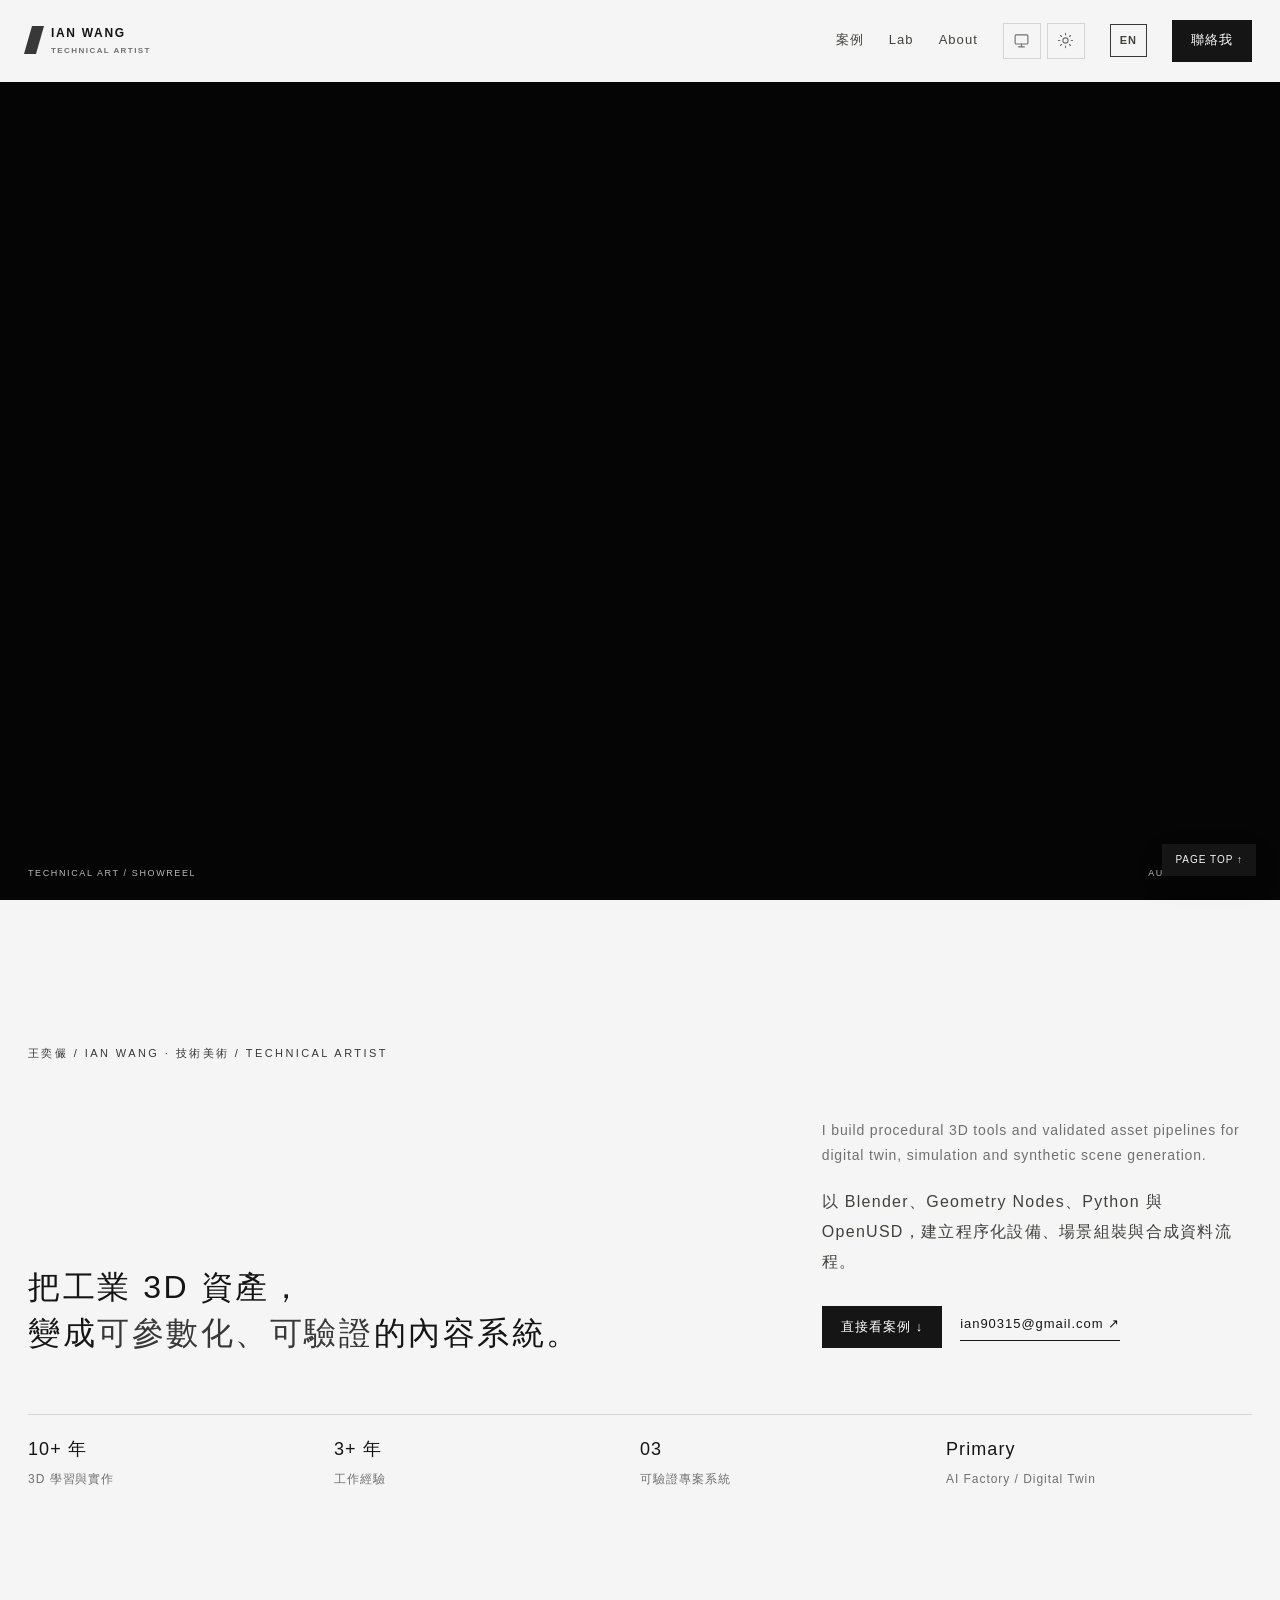
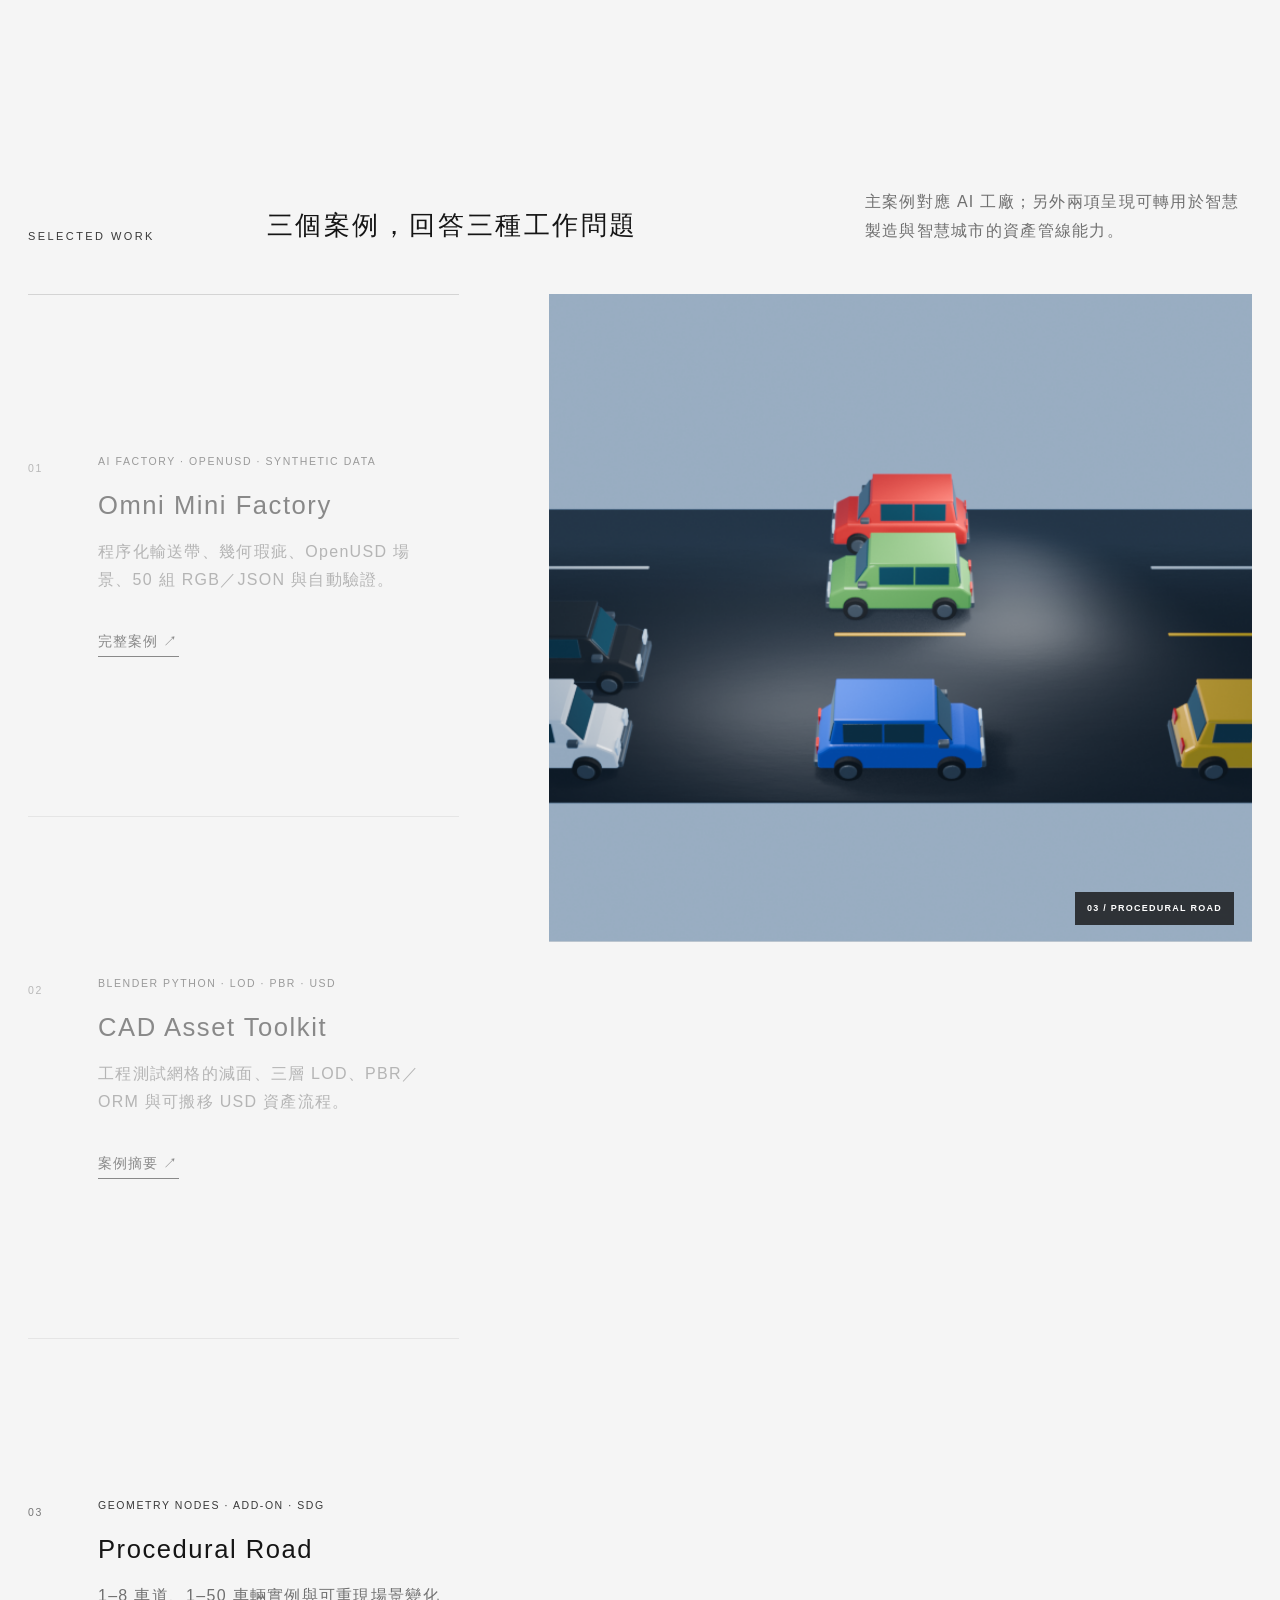
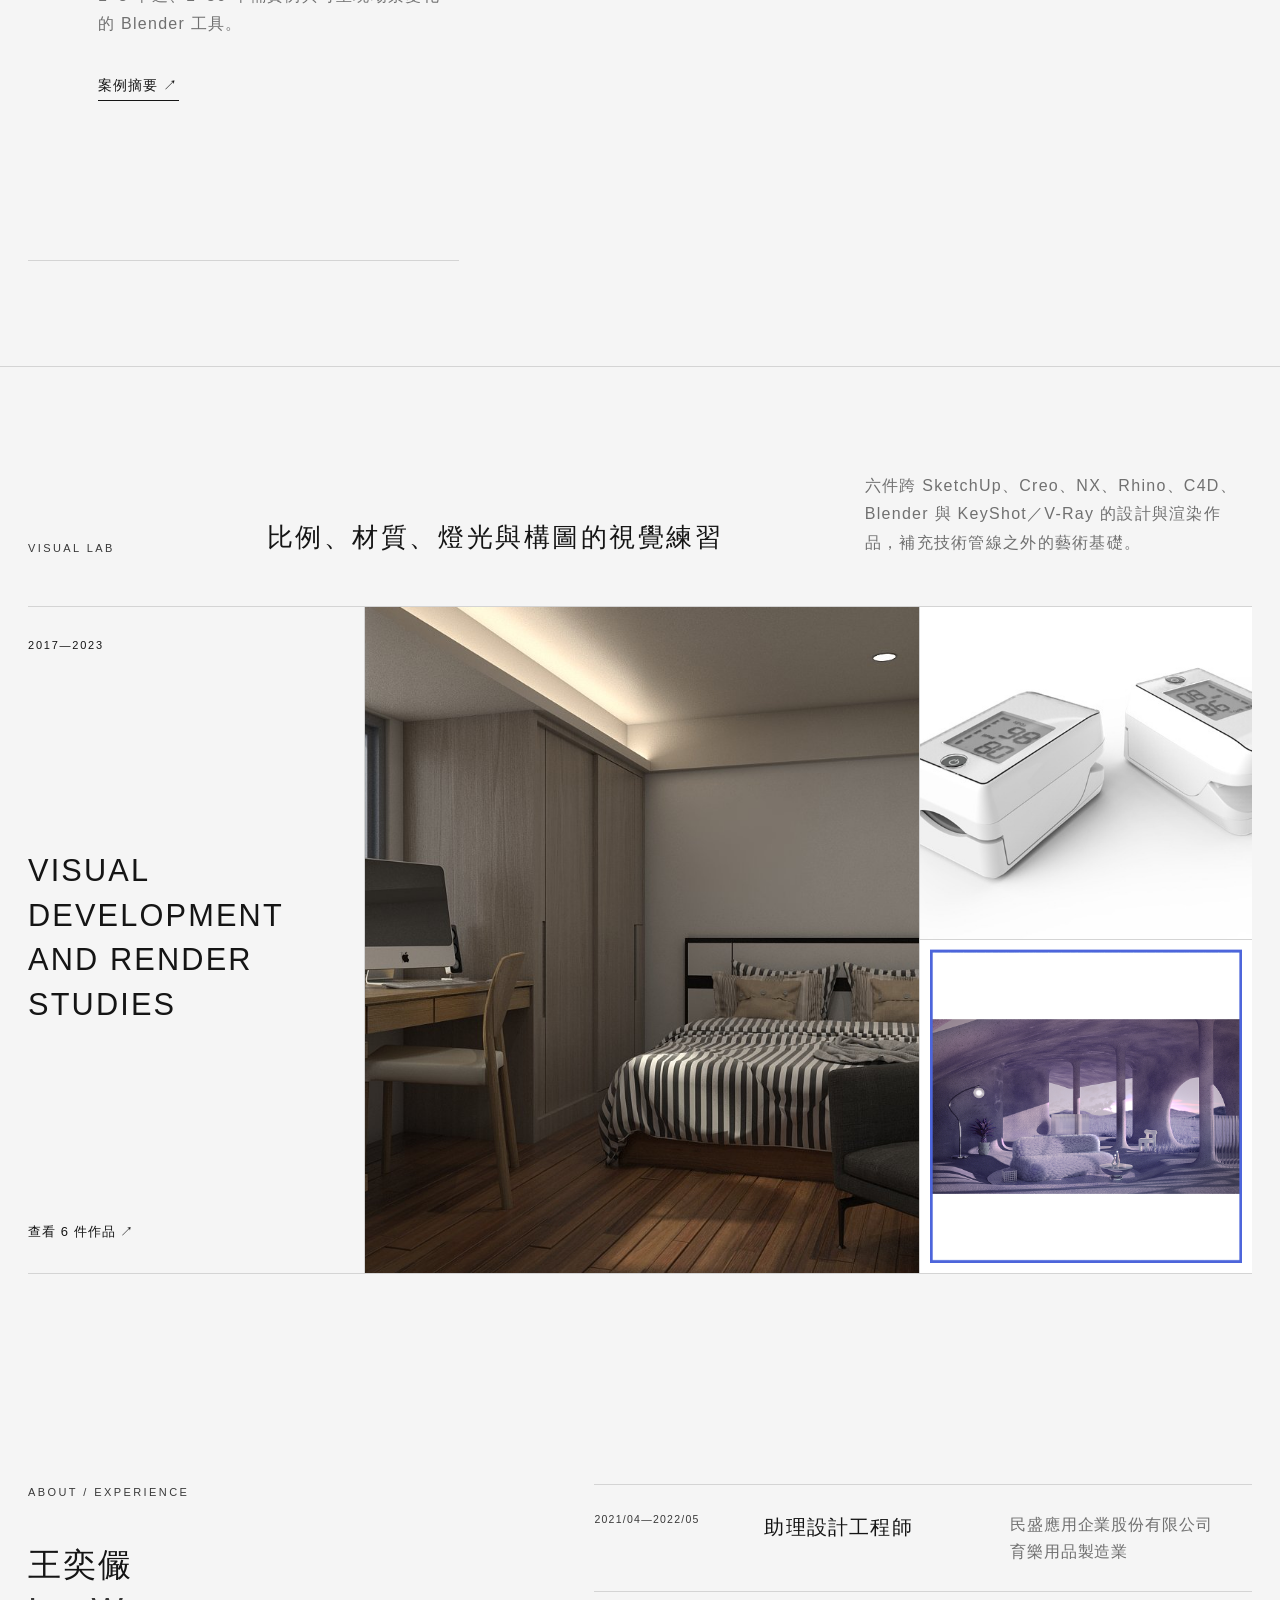
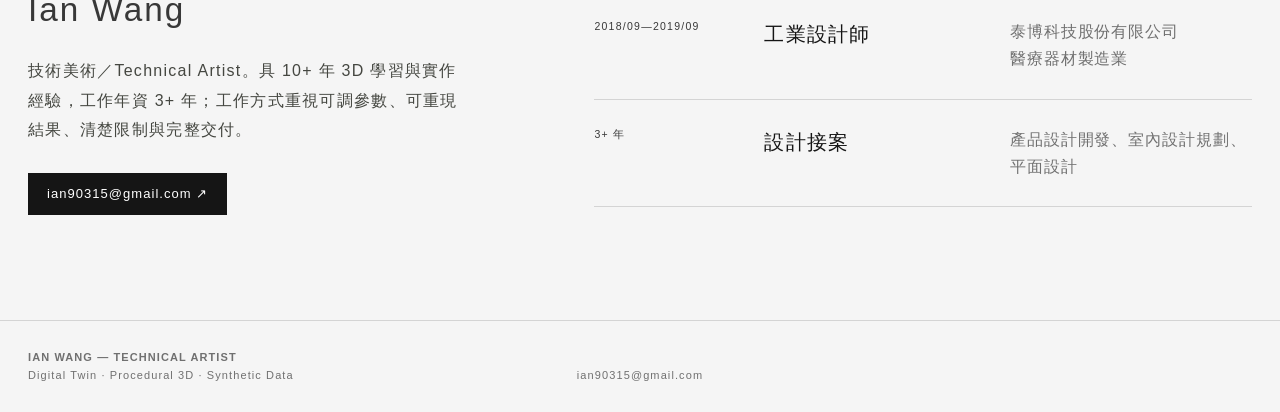
<file: index.html>
<!doctype html>
<html lang="zh-Hant">
<head>
  <meta charset="utf-8"><meta name="viewport" content="width=device-width, initial-scale=1">
  <meta name="description" content="王奕儼 Ian Wang｜技術美術作品集。聚焦程序化 3D、OpenUSD、數位孿生與合成資料流程。">
  <meta name="theme-color" content="#f5f5f5"><title>Ian Wang — Technical Artist Portfolio</title>
  <link rel="stylesheet" href="portfolio-home.css?v=20260929-1"><link rel="stylesheet" href="type-scale.css"><script src="portfolio-home.js" defer></script><script src="viewport-preview.js?v=20260928-5" defer></script>
</head>
<body class="portfolio-home-page">
  <a class="skip" href="#main">跳到主要內容</a>
  <header class="header" data-header>
    <a class="identity" href="#top"><i aria-hidden="true"></i><span><b>IAN WANG</b><small>TECHNICAL ARTIST</small></span></a>
    <button class="menu" type="button" aria-expanded="false" aria-controls="nav" data-menu><span class="sr-only">開啟選單</span></button>
    <nav id="nav" class="nav" aria-label="主要導覽" data-nav><a href="#work">案例</a><a href="#lab">Lab</a><a href="#about">About</a><a class="lang-switch" href="index-en.html" lang="en" hreflang="en" aria-label="Switch to English">EN</a><a class="nav-cta" href="mailto:ian90315@gmail.com">聯絡我</a></nav>
  </header>
  <section class="home-banner" id="top" aria-label="首頁作品展示影片">
    <video autoplay muted loop playsinline preload="auto" disablepictureinpicture aria-label="Ian Wang 技術美術作品精選影片">
      <source src="assets/video/banner-video-v3.mp4?v=20260929-1" type="video/mp4">
      您的瀏覽器不支援影片播放。
    </video>
    <div class="home-banner-caption" aria-hidden="true"><span>TECHNICAL ART / SHOWREEL</span><span>AUTOPLAY · LOOP</span></div>
  </section>
  <main id="main">
    <section class="hero" id="intro">
      <p class="eyebrow reveal">王奕儼 / IAN WANG · 技術美術 / TECHNICAL ARTIST</p>
      <div class="hero-copy reveal">
        <h1>把工業 3D 資產，<br>變成<span>可參數化、可驗證</span>的內容系統。</h1>
        <div class="hero-intro"><p>I build procedural 3D tools and validated asset pipelines for digital twin, simulation and synthetic scene generation.</p><p>以 Blender、Geometry Nodes、Python 與 OpenUSD，建立程序化設備、場景組裝與合成資料流程。</p><div class="actions"><a class="button" href="#work">直接看案例 ↓</a><a class="text-link" href="mailto:ian90315@gmail.com">ian90315@gmail.com ↗</a></div></div>
      </div>
      <dl class="hero-facts reveal"><div><dt>10+ 年</dt><dd>3D 學習與實作</dd></div><div><dt>3+ 年</dt><dd>工作經驗</dd></div><div><dt>03</dt><dd>可驗證專案系統</dd></div><div><dt>Primary</dt><dd>AI Factory / Digital Twin</dd></div></dl>
    </section>
    <section class="work section" id="work">
      <div class="section-head reveal"><p class="section-tag">SELECTED WORK</p><h2>三個案例，回答三種工作問題</h2><p>主案例對應 AI 工廠；另外兩項呈現可轉用於智慧製造與智慧城市的資產管線能力。</p></div>
      <div class="projects-showcase">
        <div class="project-list">
          <a class="project is-active reveal" data-project-index="0" href="omni-mini-factory.html"><span class="project-no">01</span><div class="project-copy"><p>AI FACTORY · OPENUSD · SYNTHETIC DATA</p><h3>Omni Mini Factory</h3><p>程序化輸送帶、幾何瑕疵、OpenUSD 場景、50 組 RGB／JSON 與自動驗證。</p><strong>完整案例 ↗</strong></div><img class="project-mobile-image preserve-ratio" src="assets/captures/variant_comparison_vertical.png" alt="Clean 在上、MissingPart 在下的 Omni Mini Factory 比較"></a>
          <a class="project reveal" data-project-index="1" href="cad-asset-toolkit.html"><span class="project-no">02</span><div class="project-copy"><p>BLENDER PYTHON · LOD · PBR · USD</p><h3>CAD Asset Toolkit</h3><p>工程測試網格的減面、三層 LOD、PBR／ORM 與可搬移 USD 資產流程。</p><strong>案例摘要 ↗</strong></div><img class="project-mobile-image focus-cad" src="assets/cad/pbr-pipeline.png" alt="CAD Asset Toolkit 的 PBR 與 ORM 操作介面" loading="lazy"></a>
          <a class="project reveal" data-project-index="2" href="procedural-road.html"><span class="project-no">03</span><div class="project-copy"><p>GEOMETRY NODES · ADD-ON · SDG</p><h3>Procedural Road</h3><p>1–8 車道、1–50 車輛實例與可重現場景變化的 Blender 工具。</p><strong>案例摘要 ↗</strong></div><img class="project-mobile-image" src="assets/pis/road-sdg-preview.png" alt="多車輛程序化道路場景預覽" loading="lazy"></a>
        </div>
        <div class="project-stage reveal">
          <a class="project-visual is-active" data-project-visual="0" href="omni-mini-factory.html"><img class="preserve-ratio" src="assets/captures/variant_comparison_vertical.png" alt="Clean 在上、MissingPart 在下的 Omni Mini Factory 比較"><span class="visual-label">01 / OMNI MINI FACTORY</span><i class="visual-mask"></i></a>
          <a class="project-visual" data-project-visual="1" href="cad-asset-toolkit.html"><img class="focus-cad" src="assets/cad/pbr-pipeline.png" alt="CAD Asset Toolkit 的 PBR 與 ORM 操作介面"><span class="visual-label">02 / CAD ASSET TOOLKIT</span><i class="visual-mask"></i></a>
          <a class="project-visual" data-project-visual="2" href="procedural-road.html"><img src="assets/pis/road-sdg-preview.png" alt="多車輛程序化道路場景預覽"><span class="visual-label">03 / PROCEDURAL ROAD</span><i class="visual-mask"></i></a>
        </div>
      </div>
    </section>
    <section class="lab-teaser section" id="lab">
      <div class="section-head reveal"><p class="section-tag">VISUAL LAB</p><h2>比例、材質、燈光與構圖的視覺練習</h2><p>六件跨 SketchUp、Creo、NX、Rhino、C4D、Blender 與 KeyShot／V-Ray 的設計與渲染作品，補充技術管線之外的藝術基礎。</p></div>
      <a class="lab-teaser-link reveal" href="visual-lab.html" aria-label="開啟完整 Visual Lab">
        <span class="lab-teaser-copy"><b>2017—2023</b><strong>VISUAL DEVELOPMENT<br>AND RENDER STUDIES</strong><i>查看 6 件作品 ↗</i></span>
        <span class="lab-teaser-images"><img src="assets/lab/interior-render-2017.jpg" alt="2017 室內空間渲染"><img src="assets/lab/spo2-design-2019.jpg" alt="2019 血氧機產品渲染"><img src="assets/lab/scene-render-2023.png" alt="2023 場景氛圍渲染"></span>
      </a>
    </section>
    <section class="about section" id="about">
      <div class="about-lead reveal"><p class="section-tag">ABOUT / EXPERIENCE</p><h2>王奕儼<br><span>Ian Wang</span></h2><p>技術美術／Technical Artist。具 10+ 年 3D 學習與實作經驗，工作年資 3+ 年；工作方式重視可調參數、可重現結果、清楚限制與完整交付。</p><a class="button" href="mailto:ian90315@gmail.com">ian90315@gmail.com ↗</a></div>
      <div class="timeline reveal"><article><span>2021/04—2022/05</span><h3>助理設計工程師</h3><p>民盛應用企業股份有限公司<br>育樂用品製造業</p></article><article><span>2018/09—2019/09</span><h3>工業設計師</h3><p>泰博科技股份有限公司<br>醫療器材製造業</p></article><article><span>3+ 年</span><h3>設計接案</h3><p>產品設計開發、室內設計規劃、平面設計</p></article></div>
    </section>
  </main>
  <footer><p><b>IAN WANG — TECHNICAL ARTIST</b><br>Digital Twin · Procedural 3D · Synthetic Data</p><a href="mailto:ian90315@gmail.com">ian90315@gmail.com</a><a class="page-top-link" href="#top" aria-label="回到頁首">PAGE TOP ↑</a></footer>
</body></html>
</file>
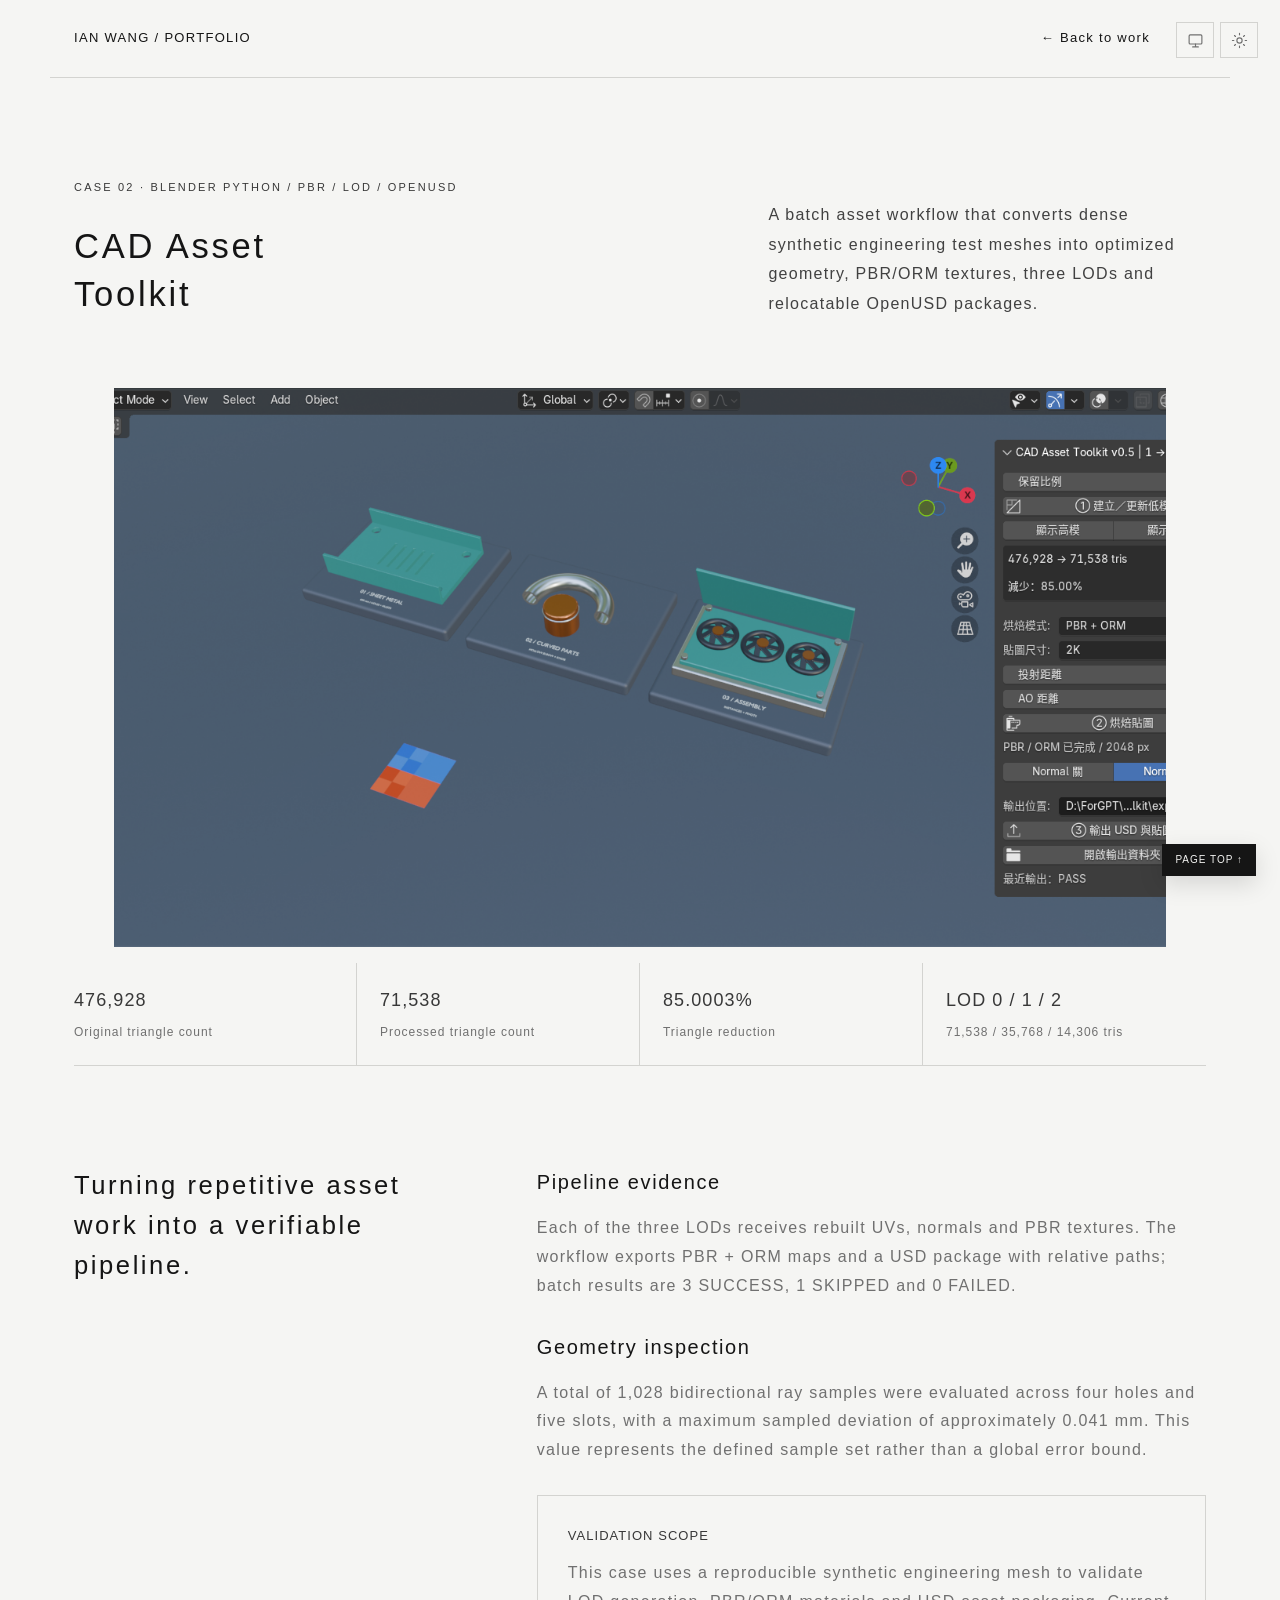
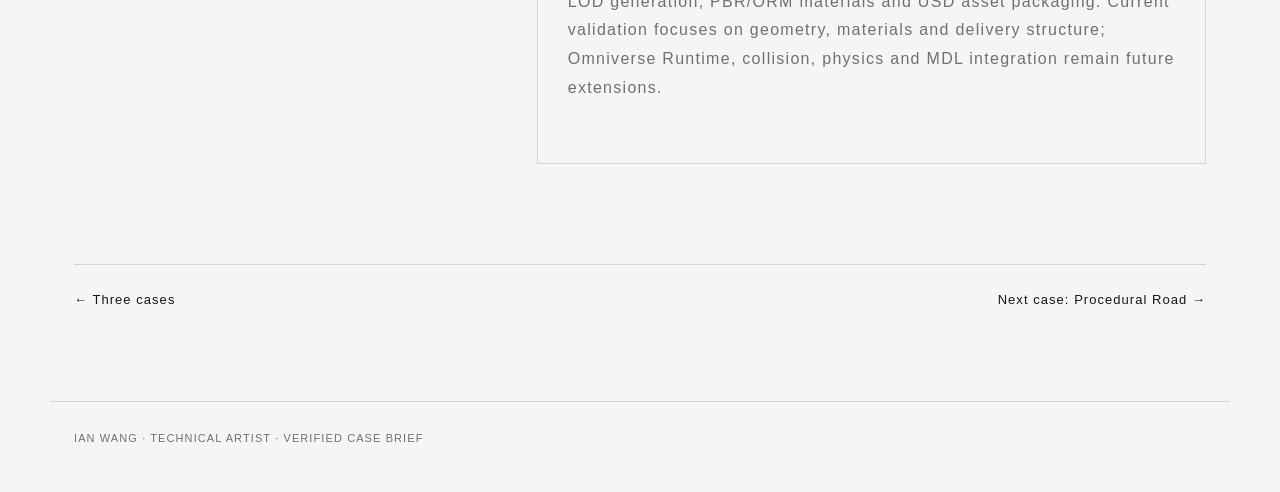
<file: cad-asset-toolkit-en.html>
<!doctype html><html lang="en"><head><meta charset="utf-8"><meta name="viewport" content="width=device-width, initial-scale=1"><meta name="description" content="CAD Asset Toolkit case brief: mesh reduction, PBR and ORM baking, three LODs and relocatable OpenUSD asset packaging."><title>CAD Asset Toolkit — Ian Wang</title><link rel="stylesheet" href="case-brief.css"><link rel="stylesheet" href="type-scale.css"><script src="viewport-preview.js?v=20260928-5" defer></script></head><body id="top" class="case-brief-page">
<header class="top"><a href="index-en.html">IAN WANG / PORTFOLIO</a><nav class="top-links" aria-label="Case navigation" style="display:flex;align-items:center;gap:22px"><a href="index-en.html#work">← Back to work</a><a class="case-lang" href="cad-asset-toolkit.html" lang="zh-Hant" hreflang="zh-Hant" style="display:grid;place-items:center;min-width:34px;height:34px;padding:0;border:1px solid var(--line)">中</a></nav></header><main>
<section class="hero"><div><p class="eyebrow">CASE 02 · BLENDER PYTHON / PBR / LOD / OPENUSD</p><h1>CAD Asset<br>Toolkit</h1></div><p class="lead">A batch asset workflow that converts dense synthetic engineering test meshes into optimized geometry, PBR/ORM textures, three LODs and relocatable OpenUSD packages.</p></section>
<figure class="cover"><img src="assets/cad/pbr-pipeline.png" alt="CAD Asset Toolkit PBR and ORM workflow interface"></figure>
<dl class="facts"><div><dt>476,928</dt><dd>Original triangle count</dd></div><div><dt>71,538</dt><dd>Processed triangle count</dd></div><div><dt>85.0003%</dt><dd>Triangle reduction</dd></div><div><dt>LOD 0 / 1 / 2</dt><dd>71,538 / 35,768 / 14,306 tris</dd></div></dl>
<section class="content"><h2>Turning repetitive asset work into a verifiable pipeline.</h2><div><h3>Pipeline evidence</h3><p>Each of the three LODs receives rebuilt UVs, normals and PBR textures. The workflow exports PBR + ORM maps and a USD package with relative paths; batch results are 3 SUCCESS, 1 SKIPPED and 0 FAILED.</p><h3>Geometry inspection</h3><p>A total of 1,028 bidirectional ray samples were evaluated across four holes and five slots, with a maximum sampled deviation of approximately 0.041 mm. This value represents the defined sample set rather than a global error bound.</p><div class="scope"><b>VALIDATION SCOPE</b><p>This case uses a reproducible synthetic engineering mesh to validate LOD generation, PBR/ORM materials and USD asset packaging. Current validation focuses on geometry, materials and delivery structure; Omniverse Runtime, collision, physics and MDL integration remain future extensions.</p></div></div></section>
<nav class="next"><a href="index-en.html#work">← Three cases</a><a href="procedural-road-en.html">Next case: Procedural Road →</a></nav></main><footer>IAN WANG · TECHNICAL ARTIST · VERIFIED CASE BRIEF <a class="page-top-link" href="#top" aria-label="Back to page top">PAGE TOP ↑</a></footer></body></html>
</file>
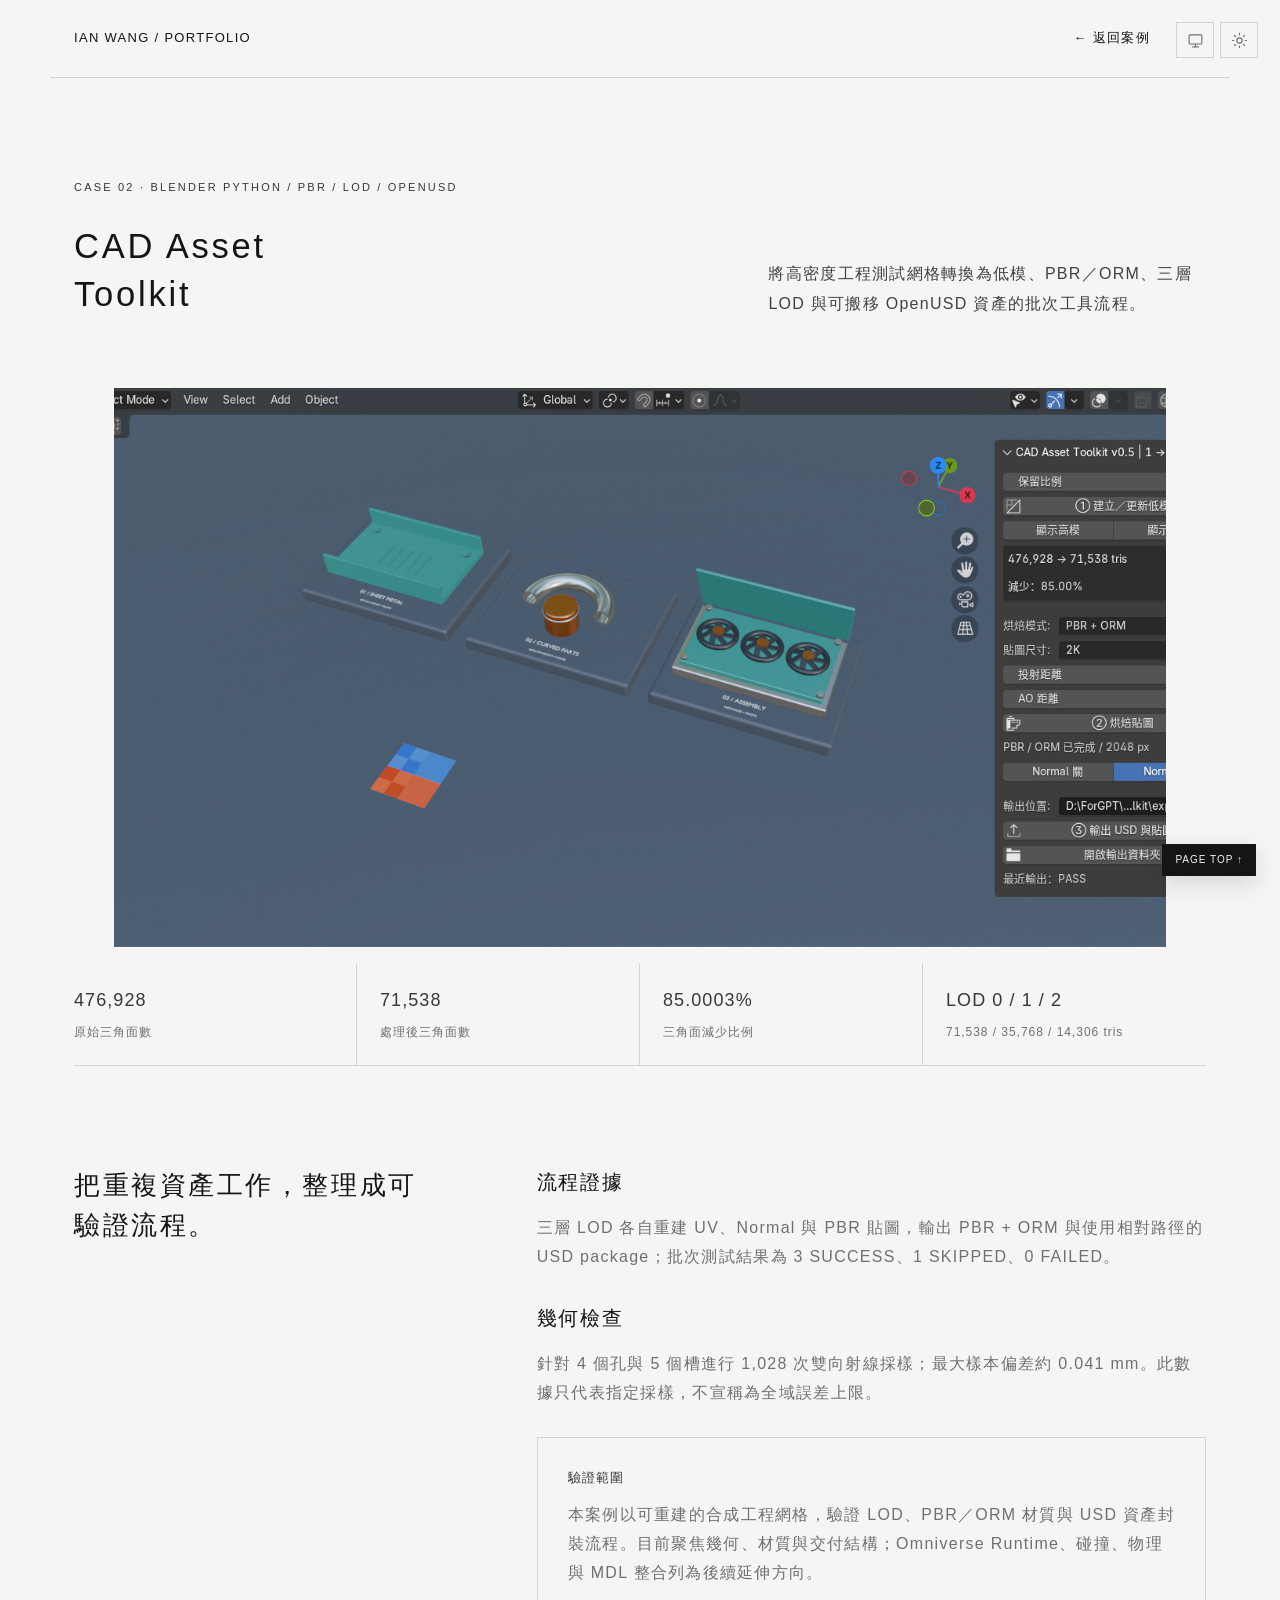
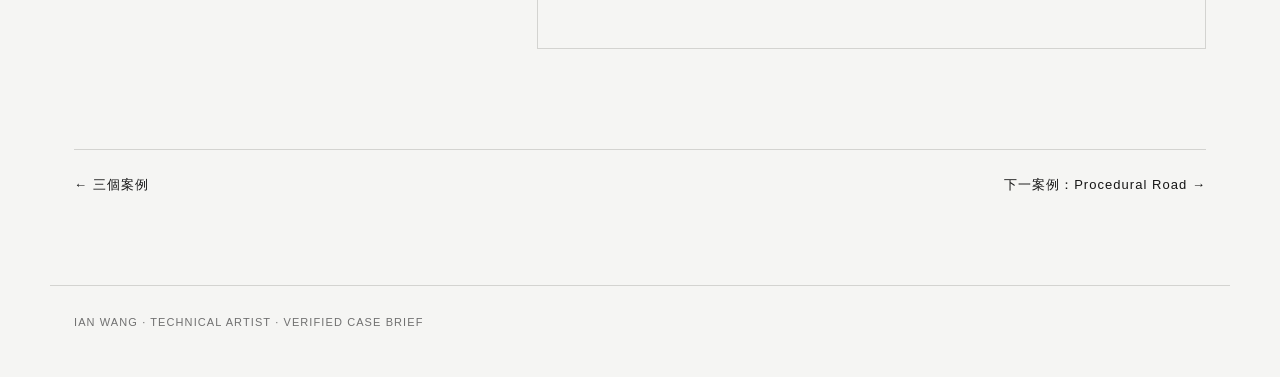
<file: cad-asset-toolkit.html>
<!doctype html><html lang="zh-Hant"><head><meta charset="utf-8"><meta name="viewport" content="width=device-width, initial-scale=1"><title>CAD Asset Toolkit — Ian Wang</title><link rel="stylesheet" href="case-brief.css"><link rel="stylesheet" href="type-scale.css"><script src="viewport-preview.js?v=20260928-5" defer></script></head><body id="top" class="case-brief-page">
<header class="top"><a href="index.html">IAN WANG / PORTFOLIO</a><nav aria-label="案例導覽" style="display:flex;align-items:center;gap:22px"><a href="index.html#work">← 返回案例</a><a href="cad-asset-toolkit-en.html" lang="en" hreflang="en" style="display:grid;place-items:center;min-width:34px;height:34px;padding:0;border:1px solid var(--line)">EN</a></nav></header><main>
<section class="hero"><div><p class="eyebrow">CASE 02 · BLENDER PYTHON / PBR / LOD / OPENUSD</p><h1>CAD Asset<br>Toolkit</h1></div><p class="lead">將高密度工程測試網格轉換為低模、PBR／ORM、三層 LOD 與可搬移 OpenUSD 資產的批次工具流程。</p></section>
<figure class="cover"><img src="assets/cad/pbr-pipeline.png" alt="CAD Asset Toolkit 的 PBR 與 ORM 操作介面"></figure>
<dl class="facts"><div><dt>476,928</dt><dd>原始三角面數</dd></div><div><dt>71,538</dt><dd>處理後三角面數</dd></div><div><dt>85.0003%</dt><dd>三角面減少比例</dd></div><div><dt>LOD 0 / 1 / 2</dt><dd>71,538 / 35,768 / 14,306 tris</dd></div></dl>
<section class="content"><h2>把重複資產工作，整理成可驗證流程。</h2><div><h3>流程證據</h3><p>三層 LOD 各自重建 UV、Normal 與 PBR 貼圖，輸出 PBR + ORM 與使用相對路徑的 USD package；批次測試結果為 3 SUCCESS、1 SKIPPED、0 FAILED。</p><h3>幾何檢查</h3><p>針對 4 個孔與 5 個槽進行 1,028 次雙向射線採樣；最大樣本偏差約 0.041 mm。此數據只代表指定採樣，不宣稱為全域誤差上限。</p><div class="scope"><b>驗證範圍</b><p>本案例以可重建的合成工程網格，驗證 LOD、PBR／ORM 材質與 USD 資產封裝流程。目前聚焦幾何、材質與交付結構；Omniverse Runtime、碰撞、物理與 MDL 整合列為後續延伸方向。</p></div></div></section>
<nav class="next"><a href="index.html#work">← 三個案例</a><a href="procedural-road.html">下一案例：Procedural Road →</a></nav></main><footer>IAN WANG · TECHNICAL ARTIST · VERIFIED CASE BRIEF <a class="page-top-link" href="#top" aria-label="回到頁首">PAGE TOP ↑</a></footer></body></html>
</file>
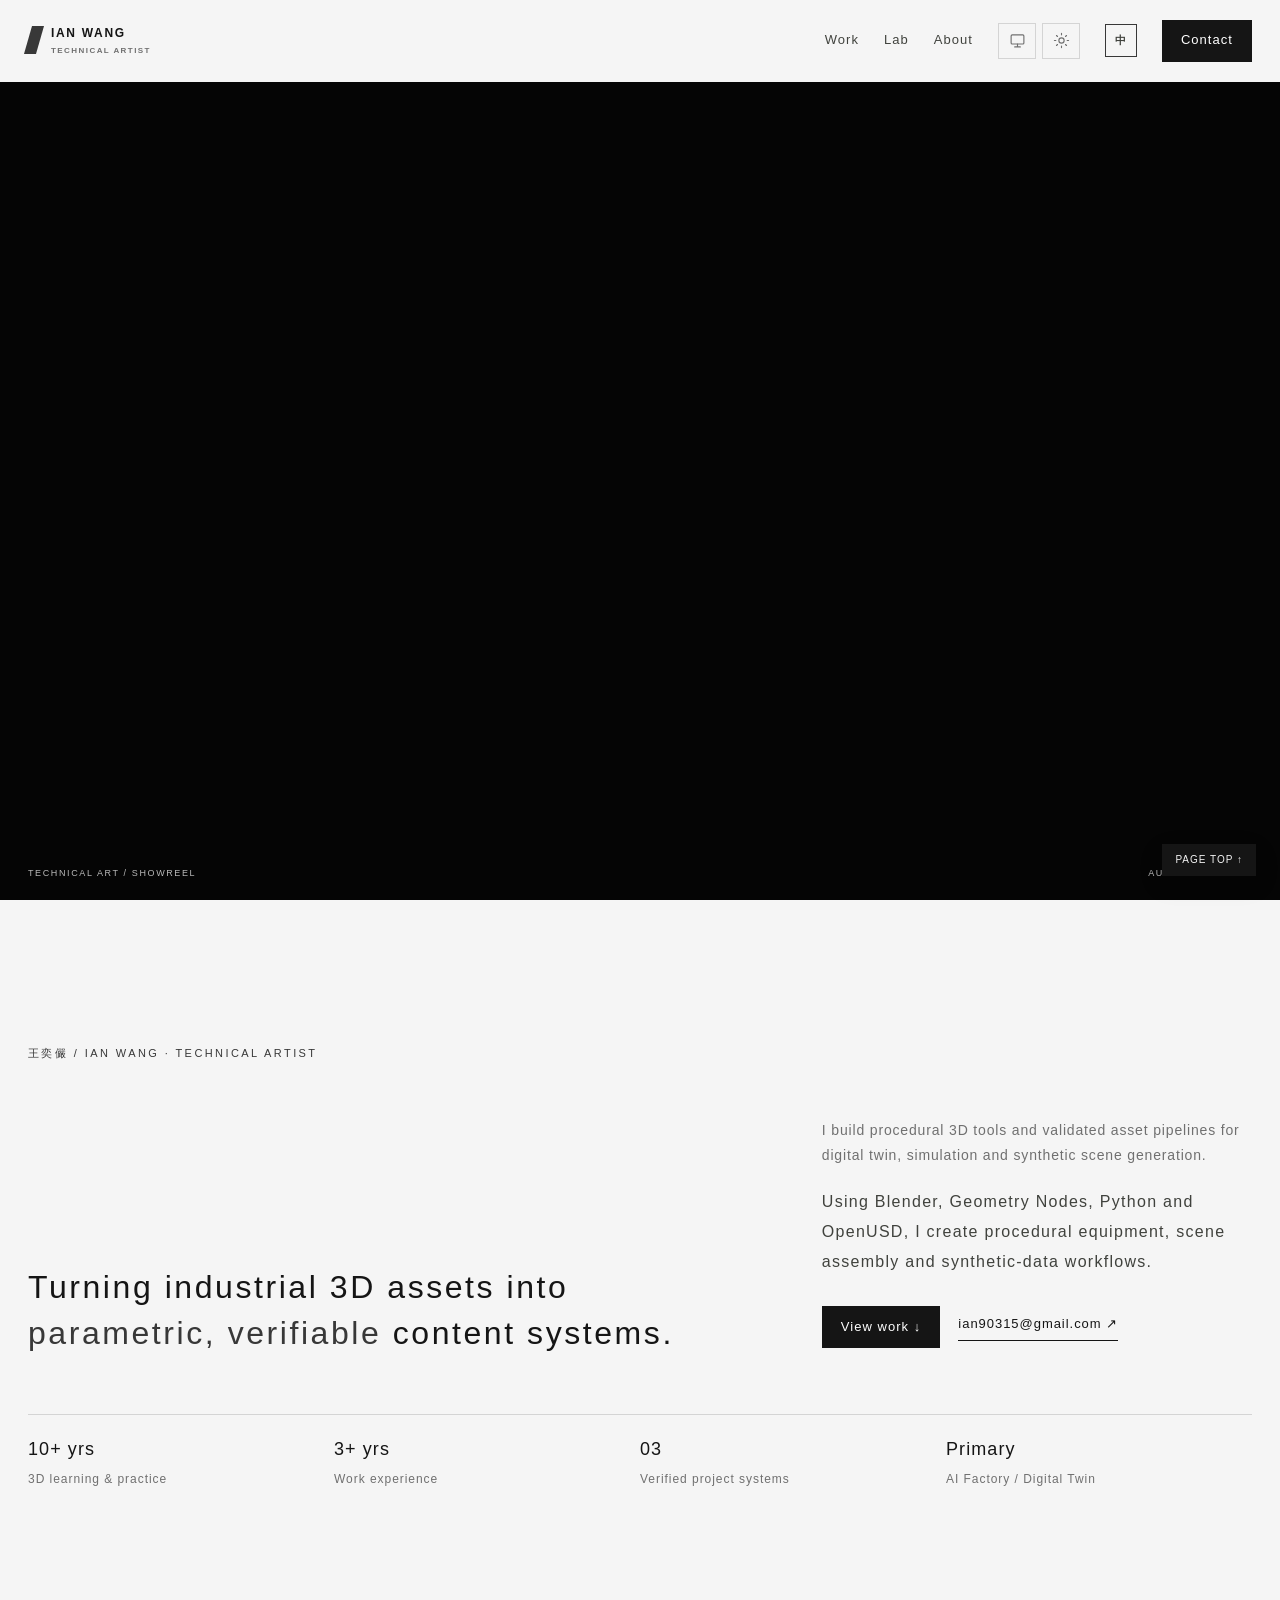
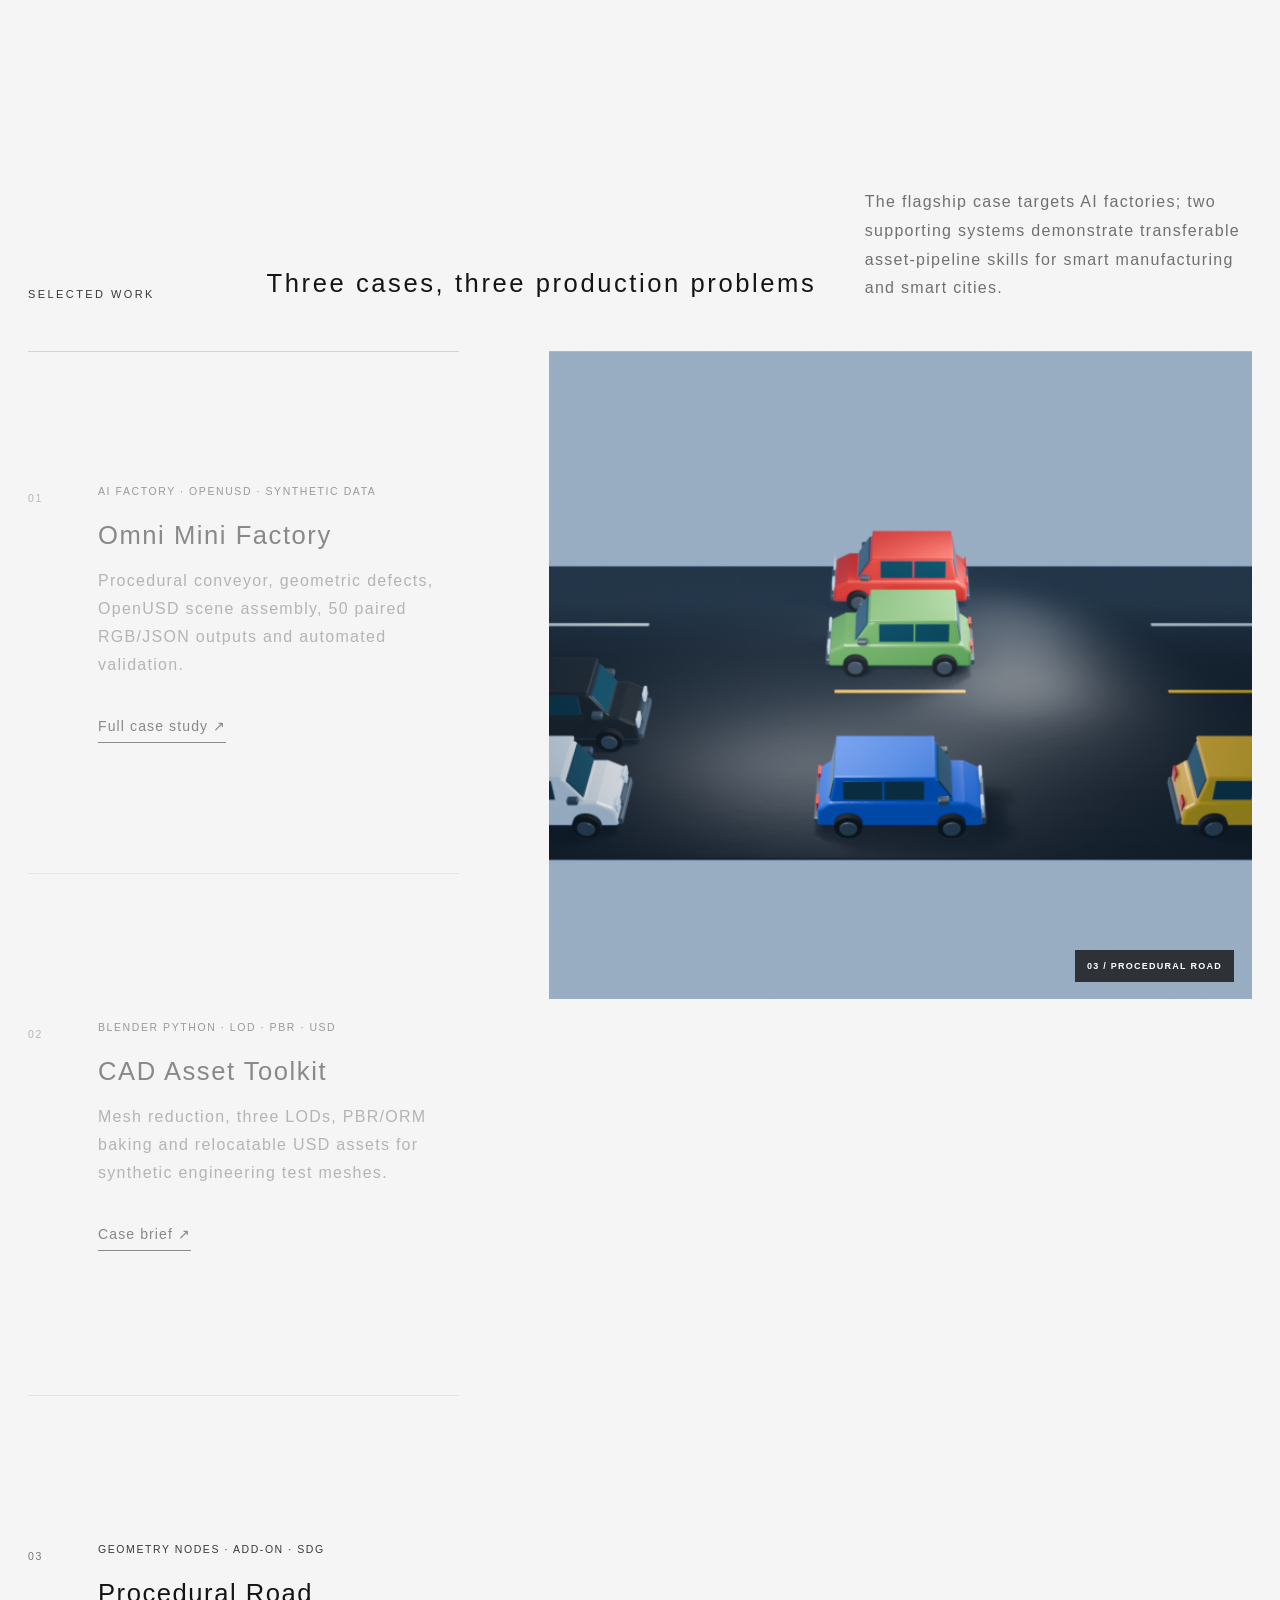
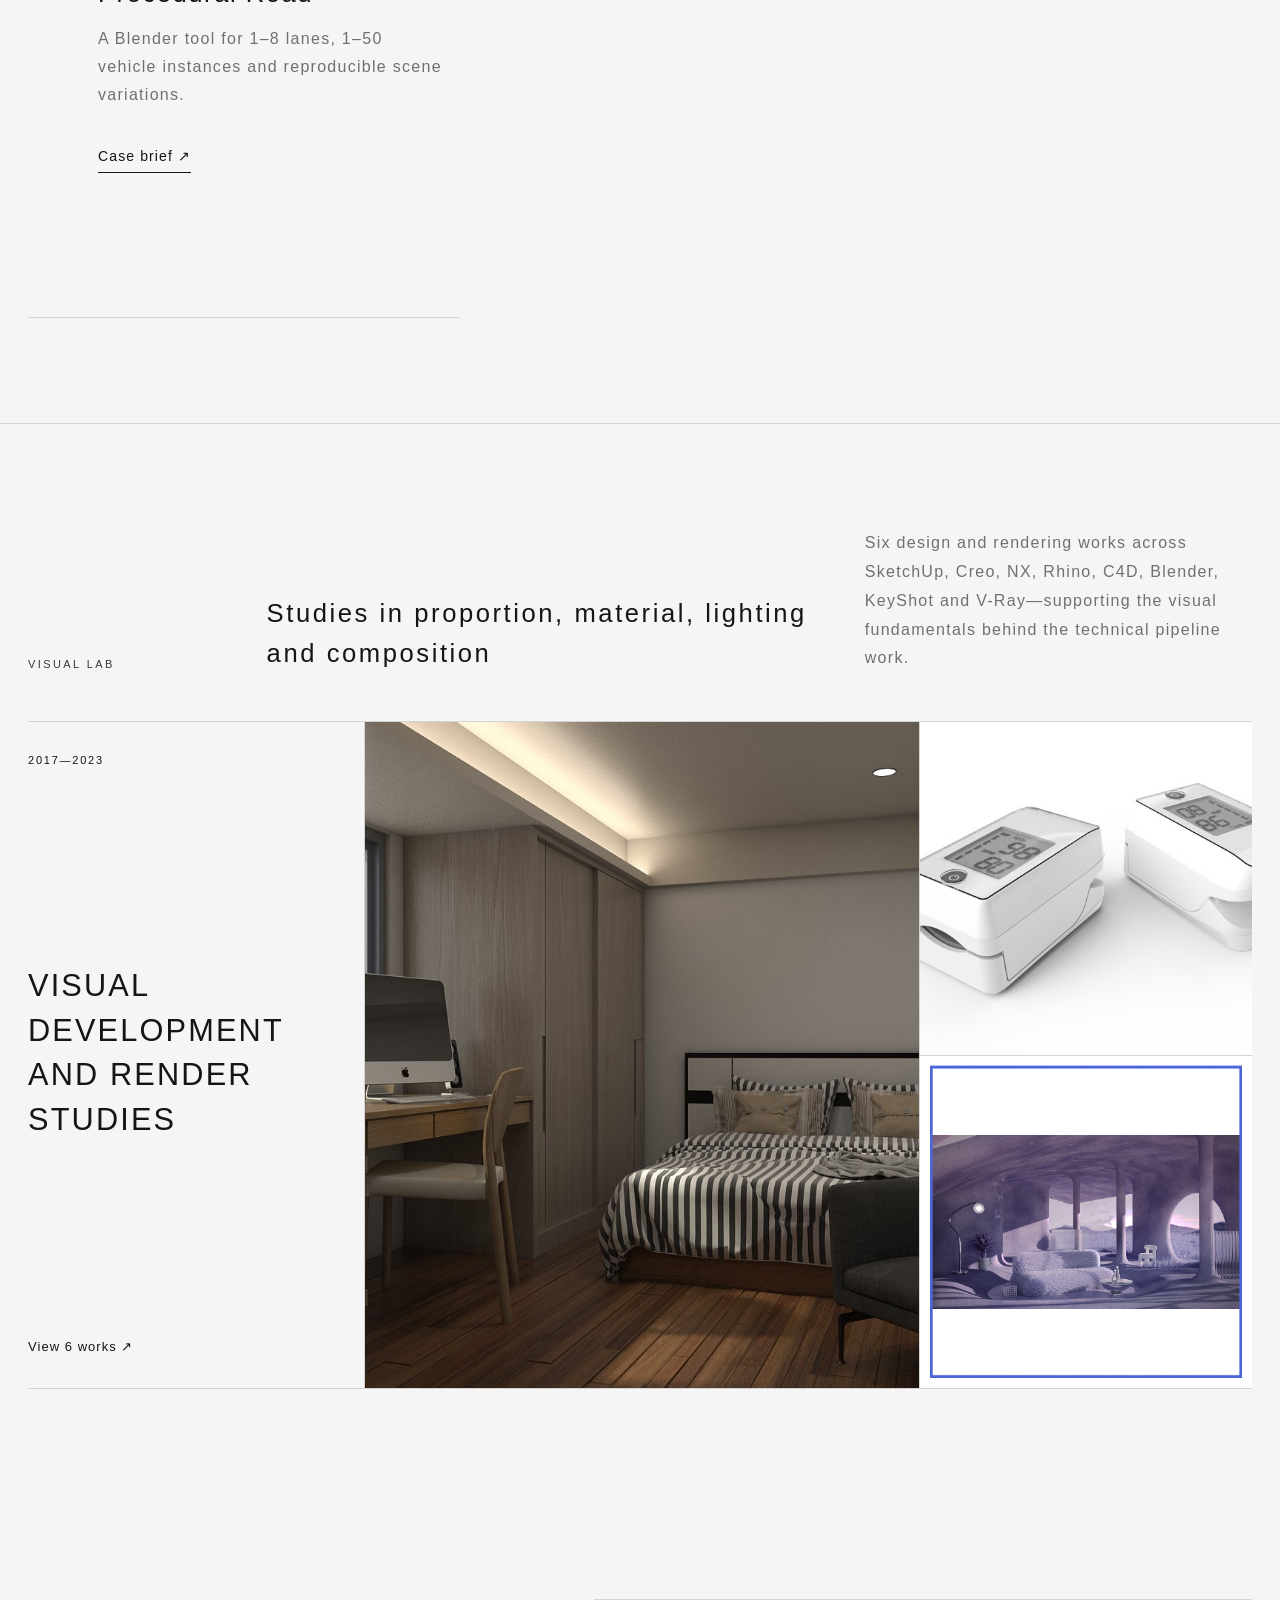
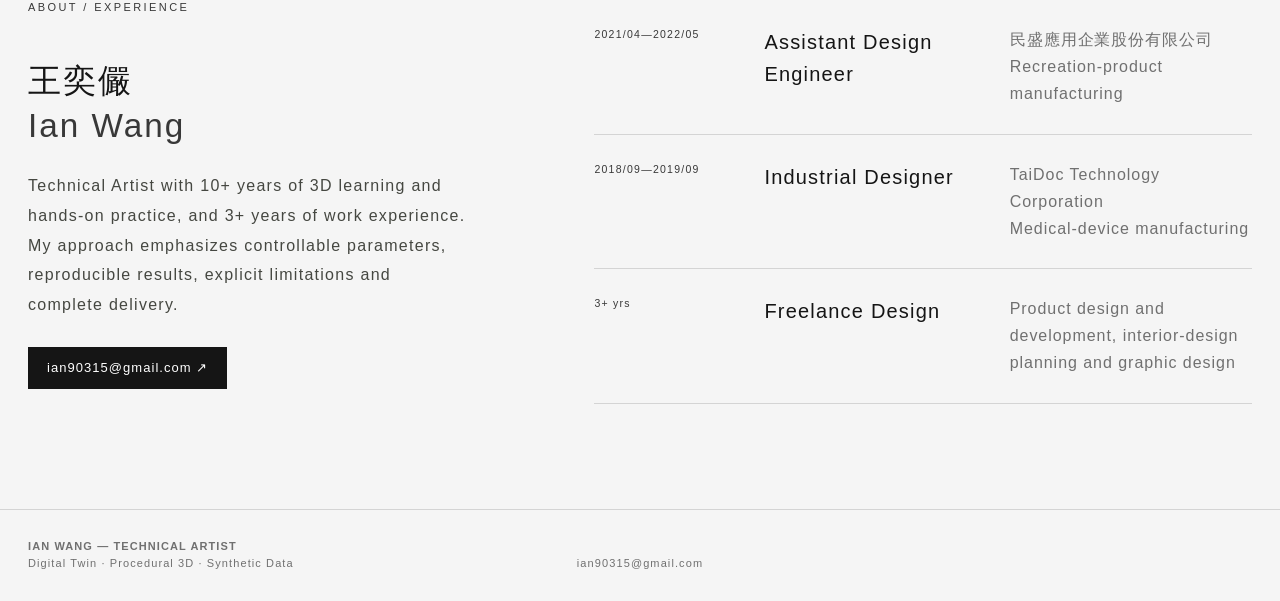
<file: index-en.html>
<!doctype html>
<html lang="en">
<head>
  <meta charset="utf-8"><meta name="viewport" content="width=device-width, initial-scale=1">
  <meta name="description" content="Ian Wang — Technical Artist portfolio focused on procedural 3D, OpenUSD, digital twins and synthetic data pipelines.">
  <meta name="theme-color" content="#f5f5f5"><title>Ian Wang — Technical Artist Portfolio</title>
  <link rel="stylesheet" href="portfolio-home.css?v=20260929-1"><link rel="stylesheet" href="type-scale.css"><script src="portfolio-home.js" defer></script><script src="viewport-preview.js?v=20260928-5" defer></script>
</head>
<body class="portfolio-home-page">
  <a class="skip" href="#main">Skip to main content</a>
  <header class="header" data-header>
    <a class="identity" href="#top"><i aria-hidden="true"></i><span><b>IAN WANG</b><small>TECHNICAL ARTIST</small></span></a>
    <button class="menu" type="button" aria-expanded="false" aria-controls="nav" data-menu><span class="sr-only">Open menu</span></button>
    <nav id="nav" class="nav" aria-label="Primary navigation" data-nav><a href="#work">Work</a><a href="#lab">Lab</a><a href="#about">About</a><a class="lang-switch" href="index.html" lang="zh-Hant" hreflang="zh-Hant" aria-label="切換至中文版">中</a><a class="nav-cta" href="mailto:ian90315@gmail.com">Contact</a></nav>
  </header>
  <section class="home-banner" id="top" aria-label="Featured portfolio video">
    <video autoplay muted loop playsinline preload="auto" disablepictureinpicture aria-label="Ian Wang technical art showreel">
      <source src="assets/video/banner-video-v3.mp4?v=20260929-1" type="video/mp4">
      Your browser does not support video playback.
    </video>
    <div class="home-banner-caption" aria-hidden="true"><span>TECHNICAL ART / SHOWREEL</span><span>AUTOPLAY · LOOP</span></div>
  </section>
  <main id="main">
    <section class="hero" id="intro">
      <p class="eyebrow reveal">王奕儼 / IAN WANG · TECHNICAL ARTIST</p>
      <div class="hero-copy reveal"><h1>Turning industrial 3D assets into <span>parametric, verifiable</span> content systems.</h1><div class="hero-intro"><p>I build procedural 3D tools and validated asset pipelines for digital twin, simulation and synthetic scene generation.</p><p>Using Blender, Geometry Nodes, Python and OpenUSD, I create procedural equipment, scene assembly and synthetic-data workflows.</p><div class="actions"><a class="button" href="#work">View work ↓</a><a class="text-link" href="mailto:ian90315@gmail.com">ian90315@gmail.com ↗</a></div></div></div>
      <dl class="hero-facts reveal"><div><dt>10+ yrs</dt><dd>3D learning & practice</dd></div><div><dt>3+ yrs</dt><dd>Work experience</dd></div><div><dt>03</dt><dd>Verified project systems</dd></div><div><dt>Primary</dt><dd>AI Factory / Digital Twin</dd></div></dl>
    </section>
    <section class="work section" id="work">
      <div class="section-head reveal"><p class="section-tag">SELECTED WORK</p><h2>Three cases, three production problems</h2><p>The flagship case targets AI factories; two supporting systems demonstrate transferable asset-pipeline skills for smart manufacturing and smart cities.</p></div>
      <div class="projects-showcase">
        <div class="project-list">
          <a class="project is-active reveal" data-project-index="0" href="omni-mini-factory-en.html"><span class="project-no">01</span><div class="project-copy"><p>AI FACTORY · OPENUSD · SYNTHETIC DATA</p><h3>Omni Mini Factory</h3><p>Procedural conveyor, geometric defects, OpenUSD scene assembly, 50 paired RGB/JSON outputs and automated validation.</p><strong>Full case study ↗</strong></div><img class="project-mobile-image preserve-ratio" src="assets/captures/variant_comparison_vertical.png" alt="Omni Mini Factory comparison with Clean above MissingPart"></a>
          <a class="project reveal" data-project-index="1" href="cad-asset-toolkit-en.html"><span class="project-no">02</span><div class="project-copy"><p>BLENDER PYTHON · LOD · PBR · USD</p><h3>CAD Asset Toolkit</h3><p>Mesh reduction, three LODs, PBR/ORM baking and relocatable USD assets for synthetic engineering test meshes.</p><strong>Case brief ↗</strong></div><img class="project-mobile-image focus-cad" src="assets/cad/pbr-pipeline.png" alt="CAD Asset Toolkit PBR and ORM interface" loading="lazy"></a>
          <a class="project reveal" data-project-index="2" href="procedural-road-en.html"><span class="project-no">03</span><div class="project-copy"><p>GEOMETRY NODES · ADD-ON · SDG</p><h3>Procedural Road</h3><p>A Blender tool for 1–8 lanes, 1–50 vehicle instances and reproducible scene variations.</p><strong>Case brief ↗</strong></div><img class="project-mobile-image" src="assets/pis/road-sdg-preview.png" alt="Multi-vehicle procedural road scene" loading="lazy"></a>
        </div>
        <div class="project-stage reveal">
          <a class="project-visual is-active" data-project-visual="0" href="omni-mini-factory-en.html"><img class="preserve-ratio" src="assets/captures/variant_comparison_vertical.png" alt="Omni Mini Factory comparison with Clean above MissingPart"><span class="visual-label">01 / OMNI MINI FACTORY</span><i class="visual-mask"></i></a>
          <a class="project-visual" data-project-visual="1" href="cad-asset-toolkit-en.html"><img class="focus-cad" src="assets/cad/pbr-pipeline.png" alt="CAD Asset Toolkit PBR and ORM interface"><span class="visual-label">02 / CAD ASSET TOOLKIT</span><i class="visual-mask"></i></a>
          <a class="project-visual" data-project-visual="2" href="procedural-road-en.html"><img src="assets/pis/road-sdg-preview.png" alt="Multi-vehicle procedural road scene"><span class="visual-label">03 / PROCEDURAL ROAD</span><i class="visual-mask"></i></a>
        </div>
      </div>
    </section>
    <section class="lab-teaser section" id="lab">
      <div class="section-head reveal"><p class="section-tag">VISUAL LAB</p><h2>Studies in proportion, material, lighting and composition</h2><p>Six design and rendering works across SketchUp, Creo, NX, Rhino, C4D, Blender, KeyShot and V-Ray—supporting the visual fundamentals behind the technical pipeline work.</p></div>
      <a class="lab-teaser-link reveal" href="visual-lab-en.html" aria-label="Open the complete Visual Lab">
        <span class="lab-teaser-copy"><b>2017—2023</b><strong>VISUAL DEVELOPMENT<br>AND RENDER STUDIES</strong><i>View 6 works ↗</i></span>
        <span class="lab-teaser-images"><img src="assets/lab/interior-render-2017.jpg" alt="2017 interior rendering"><img src="assets/lab/spo2-design-2019.jpg" alt="2019 pulse oximeter rendering"><img src="assets/lab/scene-render-2023.png" alt="2023 atmospheric scene rendering"></span>
      </a>
    </section>
    <section class="about section" id="about">
      <div class="about-lead reveal"><p class="section-tag">ABOUT / EXPERIENCE</p><h2>王奕儼<br><span>Ian Wang</span></h2><p>Technical Artist with 10+ years of 3D learning and hands-on practice, and 3+ years of work experience. My approach emphasizes controllable parameters, reproducible results, explicit limitations and complete delivery.</p><a class="button" href="mailto:ian90315@gmail.com">ian90315@gmail.com ↗</a></div>
      <div class="timeline reveal"><article><span>2021/04—2022/05</span><h3>Assistant Design Engineer</h3><p>民盛應用企業股份有限公司<br>Recreation-product manufacturing</p></article><article><span>2018/09—2019/09</span><h3>Industrial Designer</h3><p>TaiDoc Technology Corporation<br>Medical-device manufacturing</p></article><article><span>3+ yrs</span><h3>Freelance Design</h3><p>Product design and development, interior-design planning and graphic design</p></article></div>
    </section>
  </main>
  <footer><p><b>IAN WANG — TECHNICAL ARTIST</b><br>Digital Twin · Procedural 3D · Synthetic Data</p><a href="mailto:ian90315@gmail.com">ian90315@gmail.com</a><a class="page-top-link" href="#top" aria-label="Back to page top">PAGE TOP ↑</a></footer>
</body></html>
</file>
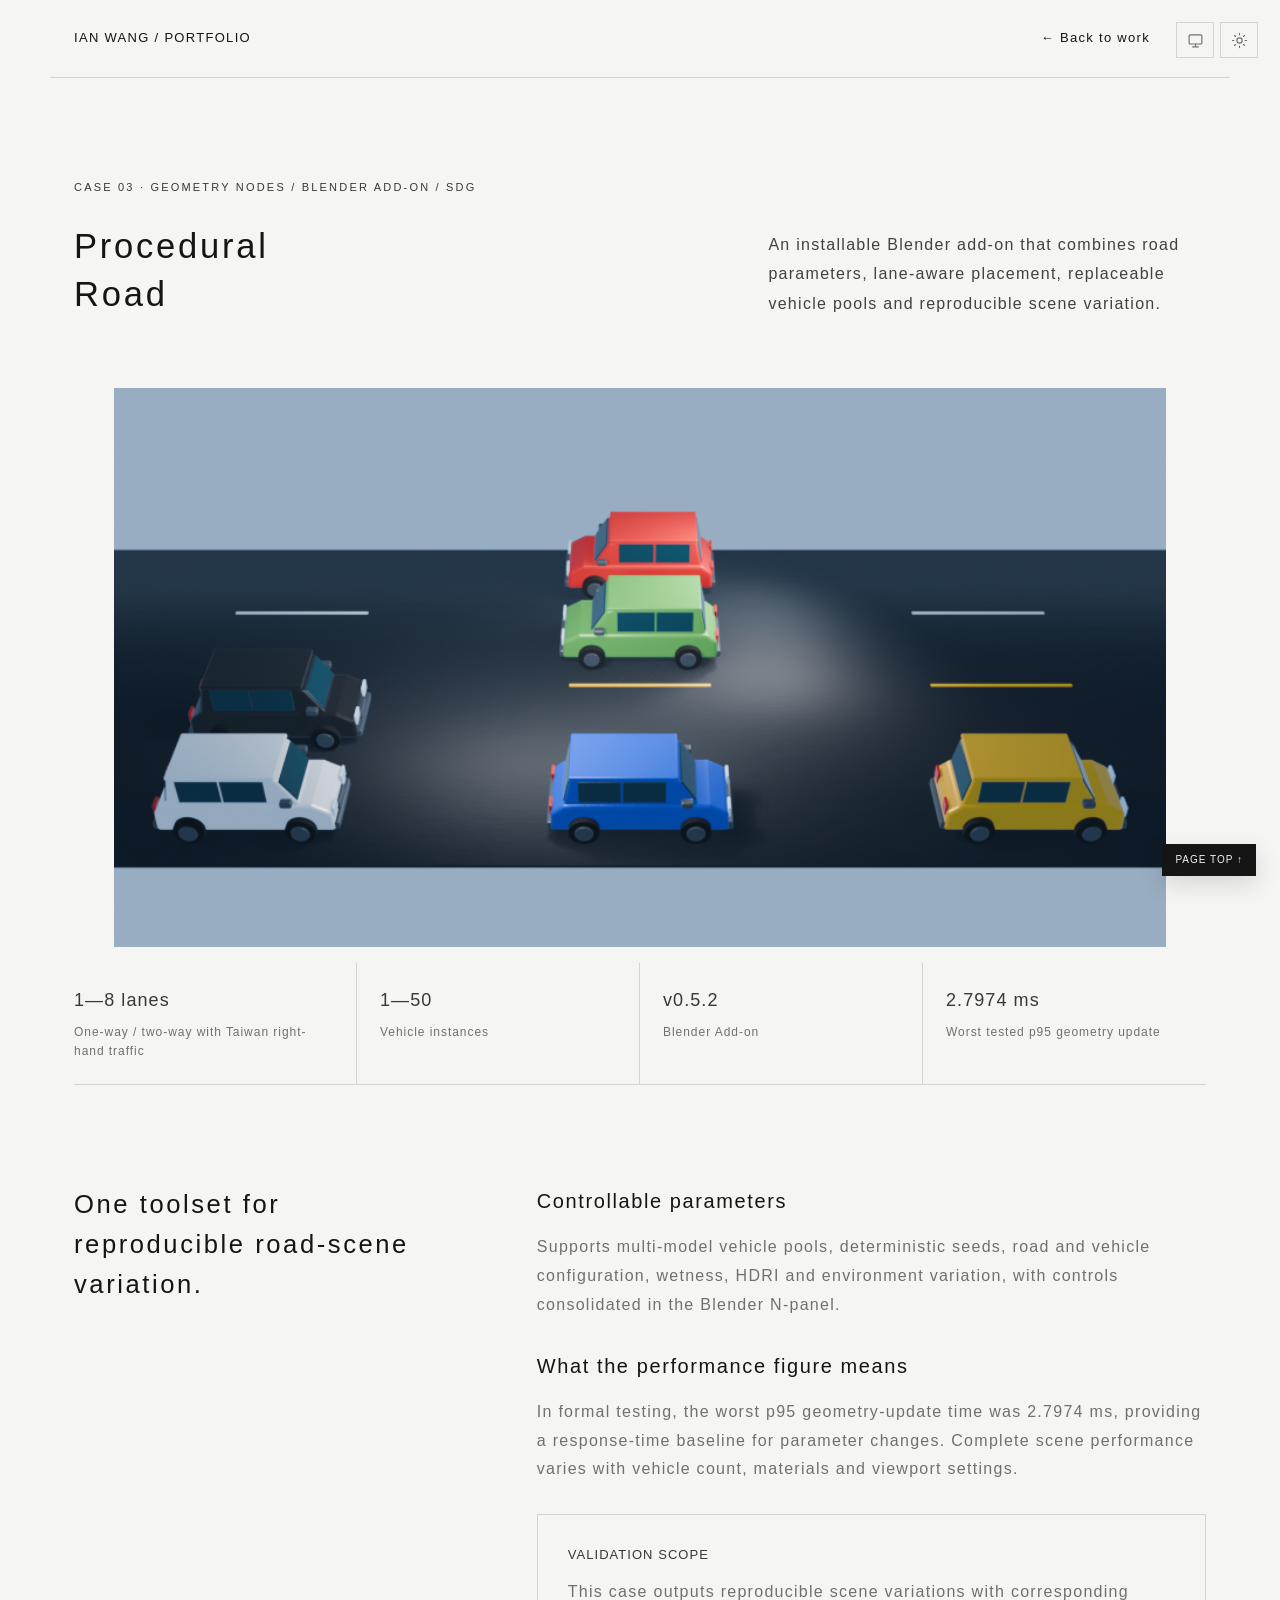
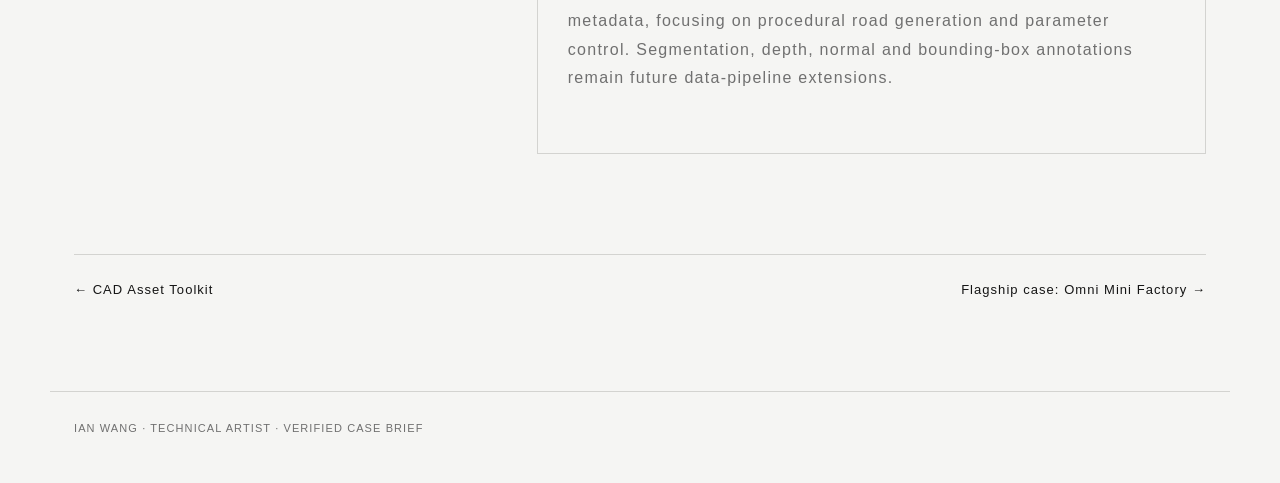
<file: procedural-road-en.html>
<!doctype html><html lang="en"><head><meta charset="utf-8"><meta name="viewport" content="width=device-width, initial-scale=1"><meta name="description" content="Procedural Road case brief: a Blender add-on for configurable lanes, vehicle populations and reproducible scene variation."><title>Procedural Road — Ian Wang</title><link rel="stylesheet" href="case-brief.css"><link rel="stylesheet" href="type-scale.css"><script src="viewport-preview.js?v=20260928-5" defer></script></head><body id="top" class="case-brief-page">
<header class="top"><a href="index-en.html">IAN WANG / PORTFOLIO</a><nav class="top-links" aria-label="Case navigation" style="display:flex;align-items:center;gap:22px"><a href="index-en.html#work">← Back to work</a><a class="case-lang" href="procedural-road.html" lang="zh-Hant" hreflang="zh-Hant" style="display:grid;place-items:center;min-width:34px;height:34px;padding:0;border:1px solid var(--line)">中</a></nav></header><main>
<section class="hero"><div><p class="eyebrow">CASE 03 · GEOMETRY NODES / BLENDER ADD-ON / SDG</p><h1>Procedural<br>Road</h1></div><p class="lead">An installable Blender add-on that combines road parameters, lane-aware placement, replaceable vehicle pools and reproducible scene variation.</p></section>
<figure class="cover"><img src="assets/pis/road-sdg-preview.png" alt="Procedural multi-vehicle road scene preview"></figure>
<dl class="facts"><div><dt>1—8 lanes</dt><dd>One-way / two-way with Taiwan right-hand traffic</dd></div><div><dt>1—50</dt><dd>Vehicle instances</dd></div><div><dt>v0.5.2</dt><dd>Blender Add-on</dd></div><div><dt>2.7974 ms</dt><dd>Worst tested p95 geometry update</dd></div></dl>
<section class="content"><h2>One toolset for reproducible road-scene variation.</h2><div><h3>Controllable parameters</h3><p>Supports multi-model vehicle pools, deterministic seeds, road and vehicle configuration, wetness, HDRI and environment variation, with controls consolidated in the Blender N-panel.</p><h3>What the performance figure means</h3><p>In formal testing, the worst p95 geometry-update time was 2.7974 ms, providing a response-time baseline for parameter changes. Complete scene performance varies with vehicle count, materials and viewport settings.</p><div class="scope"><b>VALIDATION SCOPE</b><p>This case outputs reproducible scene variations with corresponding metadata, focusing on procedural road generation and parameter control. Segmentation, depth, normal and bounding-box annotations remain future data-pipeline extensions.</p></div></div></section>
<nav class="next"><a href="cad-asset-toolkit-en.html">← CAD Asset Toolkit</a><a href="omni-mini-factory-en.html">Flagship case: Omni Mini Factory →</a></nav></main><footer>IAN WANG · TECHNICAL ARTIST · VERIFIED CASE BRIEF <a class="page-top-link" href="#top" aria-label="Back to page top">PAGE TOP ↑</a></footer></body></html>
</file>
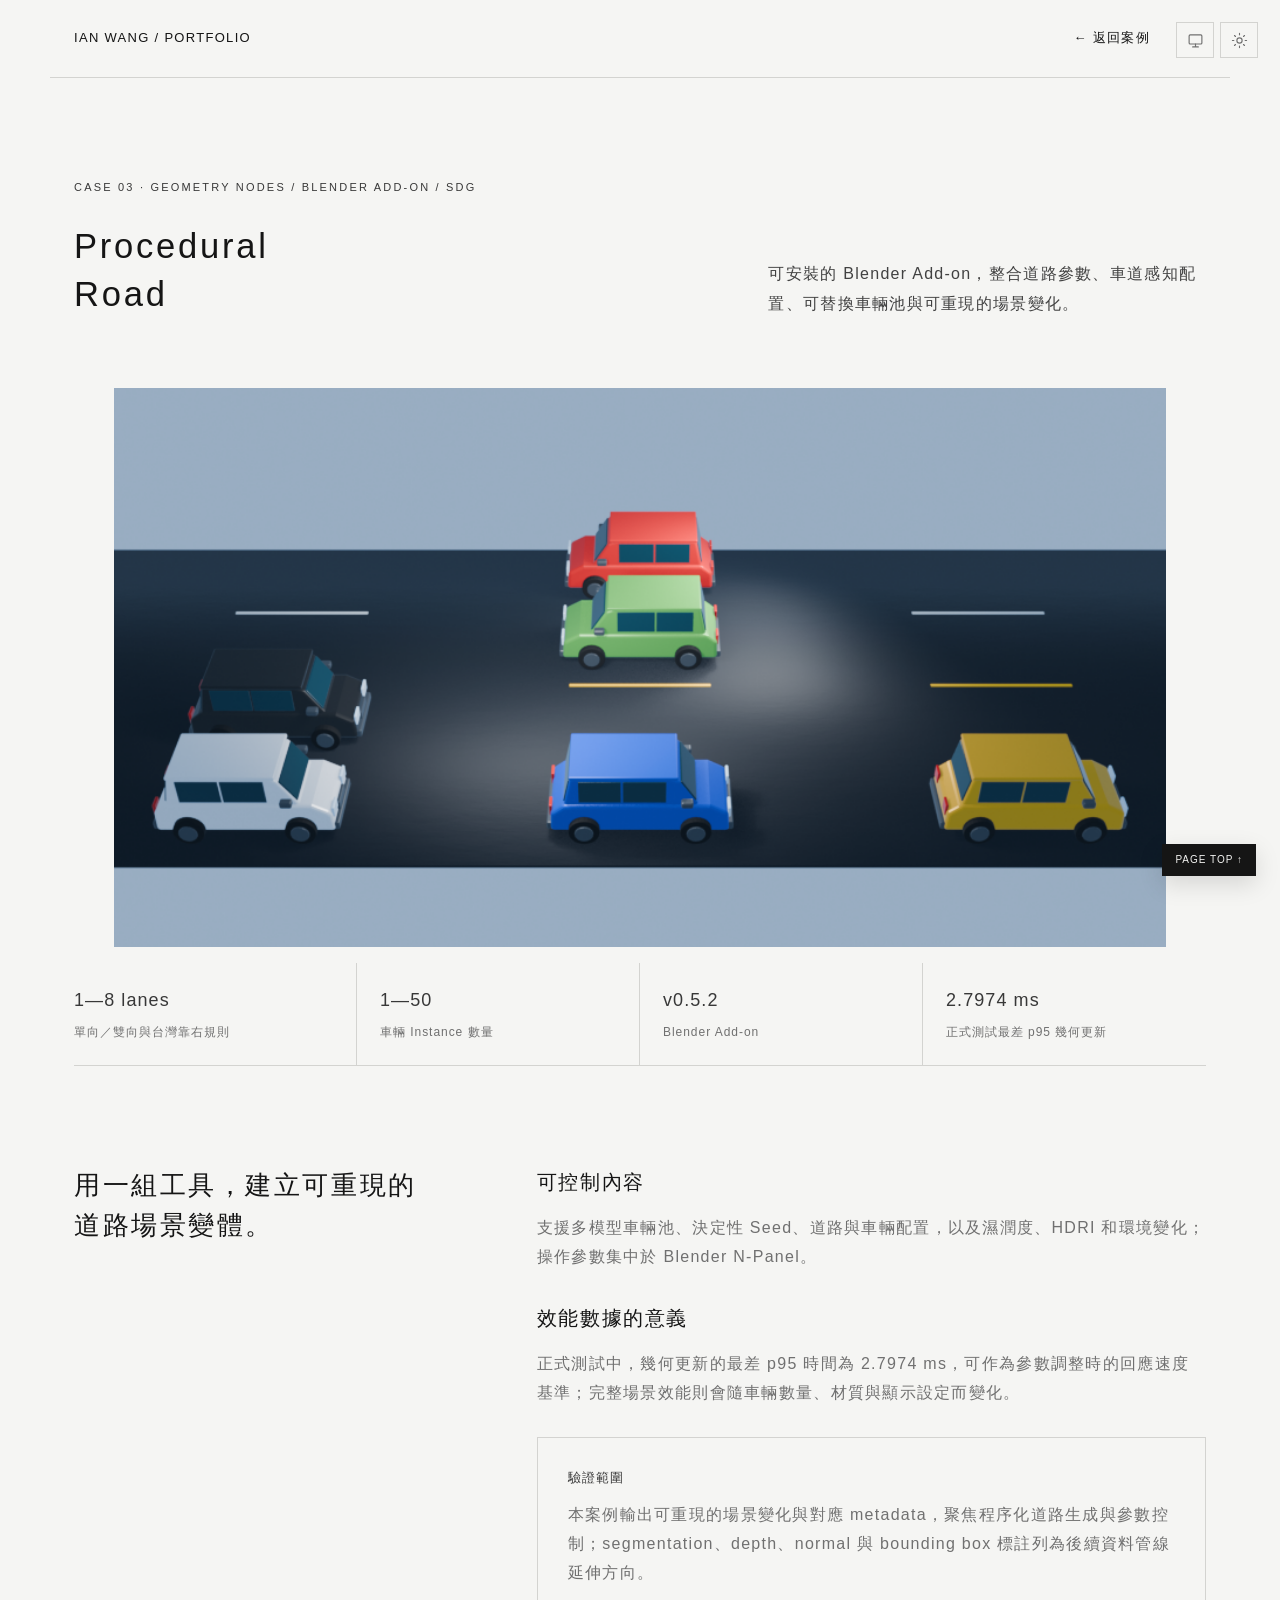
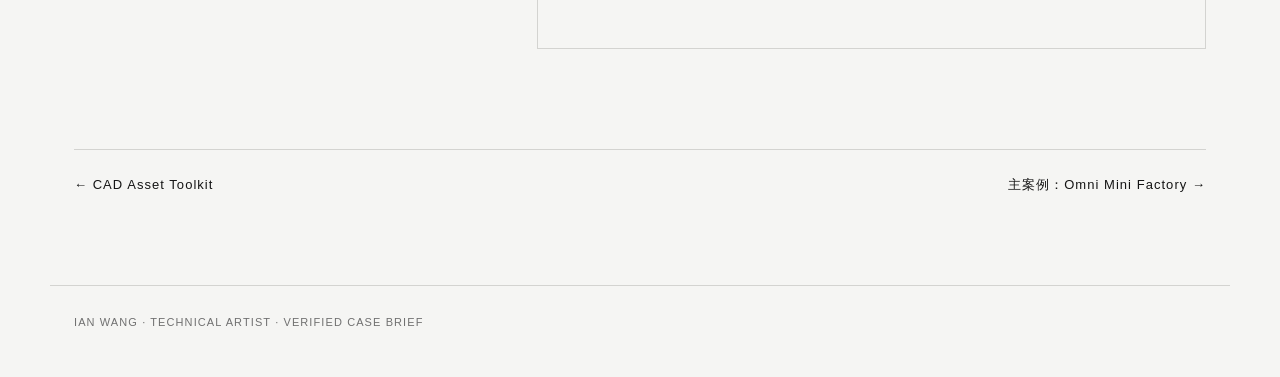
<file: procedural-road.html>
<!doctype html><html lang="zh-Hant"><head><meta charset="utf-8"><meta name="viewport" content="width=device-width, initial-scale=1"><title>Procedural Road — Ian Wang</title><link rel="stylesheet" href="case-brief.css"><link rel="stylesheet" href="type-scale.css"><script src="viewport-preview.js?v=20260928-5" defer></script></head><body id="top" class="case-brief-page">
<header class="top"><a href="index.html">IAN WANG / PORTFOLIO</a><nav aria-label="案例導覽" style="display:flex;align-items:center;gap:22px"><a href="index.html#work">← 返回案例</a><a href="procedural-road-en.html" lang="en" hreflang="en" style="display:grid;place-items:center;min-width:34px;height:34px;padding:0;border:1px solid var(--line)">EN</a></nav></header><main>
<section class="hero"><div><p class="eyebrow">CASE 03 · GEOMETRY NODES / BLENDER ADD-ON / SDG</p><h1>Procedural<br>Road</h1></div><p class="lead">可安裝的 Blender Add-on，整合道路參數、車道感知配置、可替換車輛池與可重現的場景變化。</p></section>
<figure class="cover"><img src="assets/pis/road-sdg-preview.png" alt="多車輛程序化道路場景預覽"></figure>
<dl class="facts"><div><dt>1—8 lanes</dt><dd>單向／雙向與台灣靠右規則</dd></div><div><dt>1—50</dt><dd>車輛 Instance 數量</dd></div><div><dt>v0.5.2</dt><dd>Blender Add-on</dd></div><div><dt>2.7974 ms</dt><dd>正式測試最差 p95 幾何更新</dd></div></dl>
<section class="content"><h2>用一組工具，建立可重現的道路場景變體。</h2><div><h3>可控制內容</h3><p>支援多模型車輛池、決定性 Seed、道路與車輛配置，以及濕潤度、HDRI 和環境變化；操作參數集中於 Blender N-Panel。</p><h3>效能數據的意義</h3><p>正式測試中，幾何更新的最差 p95 時間為 2.7974 ms，可作為參數調整時的回應速度基準；完整場景效能則會隨車輛數量、材質與顯示設定而變化。</p><div class="scope"><b>驗證範圍</b><p>本案例輸出可重現的場景變化與對應 metadata，聚焦程序化道路生成與參數控制；segmentation、depth、normal 與 bounding box 標註列為後續資料管線延伸方向。</p></div></div></section>
<nav class="next"><a href="cad-asset-toolkit.html">← CAD Asset Toolkit</a><a href="omni-mini-factory.html">主案例：Omni Mini Factory →</a></nav></main><footer>IAN WANG · TECHNICAL ARTIST · VERIFIED CASE BRIEF <a class="page-top-link" href="#top" aria-label="回到頁首">PAGE TOP ↑</a></footer></body></html>
</file>
<file: portfolio-home.css>
:root{--bg:#f5f5f3;--ink:#151515;--muted:#707070;--line:#d4d4d1;--blue:#383838;--yellow:#b5b5b5;--dark:#202020;--max:1320px}*{box-sizing:border-box}html{scroll-behavior:smooth;scroll-padding-top:105px}body{margin:0;color:var(--ink);background:var(--bg);font-family:Inter,"Noto Sans TC","PingFang TC","Microsoft JhengHei",sans-serif;-webkit-font-smoothing:antialiased}img{display:block;width:100%}a{color:inherit;text-decoration:none}.sr-only{position:absolute;width:1px;height:1px;padding:0;margin:-1px;overflow:hidden;clip:rect(0,0,0,0);white-space:nowrap;border:0}.skip{position:fixed;top:8px;left:8px;z-index:100;padding:10px 14px;color:#fff;background:var(--ink);transform:translateY(-160%)}.skip:focus{transform:none}
.header{position:fixed;inset:0 0 auto;z-index:50;display:flex;align-items:center;justify-content:space-between;height:82px;padding:0 max(28px,calc((100vw - var(--max))/2));border-bottom:1px solid transparent;transition:.25s}.header.scrolled{background:rgba(244,244,239,.94);border-color:var(--line);backdrop-filter:blur(15px)}.identity{display:flex;align-items:center;gap:11px;font-size:13px;font-weight:800;letter-spacing:.11em}.identity>i{width:12px;height:28px;background:var(--blue);transform:skew(-16deg)}.identity>span{display:flex;flex-direction:column;gap:2px}.identity small{color:var(--muted);font-size:8px;letter-spacing:.14em}.nav{display:flex;align-items:center;gap:25px;font-size:13px}.nav a:not(.nav-cta){color:#41433e}.nav a:hover{color:var(--blue)}.nav-cta,.button{display:inline-flex;align-items:center;min-height:42px;padding:0 18px;color:#fff!important;background:var(--ink);border:1px solid var(--ink);font-size:13px;font-weight:800}.nav-cta:hover,.button:hover{color:var(--ink)!important;background:transparent}.menu{display:none;width:44px;height:44px;padding:0;border:0;background:transparent}.menu::before,.menu::after{display:block;width:24px;height:1px;margin:7px auto;content:"";background:var(--ink)}
.nav .lang-switch{padding:7px 9px;color:var(--blue);border:1px solid var(--blue);font-size:11px;font-weight:800;letter-spacing:.08em}
.home-banner{position:relative;width:100%;height:calc(100svh - 82px);min-height:520px;margin-top:82px;overflow:hidden;background:#050505}
.home-banner video{display:block;width:100%;height:100%;object-fit:contain;background:#050505}
.home-banner-caption{position:absolute;right:max(28px,calc((100vw - var(--max))/2));bottom:20px;left:max(28px,calc((100vw - var(--max))/2));display:flex;justify-content:space-between;gap:20px;color:rgba(255,255,255,.72);font-size:9px;letter-spacing:.18em;pointer-events:none}
.hero{max-width:var(--max);min-height:87vh;margin:0 auto;padding:145px 28px 58px}.eyebrow,.section-tag{margin:0;color:var(--blue);font-size:11px;font-weight:800;letter-spacing:.13em;text-transform:uppercase}.hero-copy{display:grid;grid-template-columns:1.58fr .62fr;gap:8vw;align-items:end;margin-top:55px}.hero h1{margin:0;font-size:clamp(55px,6.5vw,98px);font-weight:500;letter-spacing:-.068em;line-height:.96}.hero h1 span{color:var(--blue)}.hero-intro{padding-bottom:8px}.hero-intro>p{margin:0 0 18px;color:#40423d;font-size:16px;line-height:1.7}.hero-intro>p:first-child{color:var(--muted);font-size:13px}.actions{display:flex;flex-wrap:wrap;gap:18px;align-items:center;margin-top:30px}.text-link{padding-bottom:5px;border-bottom:1px solid var(--ink);font-size:13px;font-weight:800}.hero-facts{display:grid;grid-template-columns:repeat(4,1fr);margin:58px 0 0;border-top:1px solid var(--line)}.hero-facts div{padding:20px 20px 0 0}.hero-facts dt{font-size:23px;font-weight:500}.hero-facts dd{margin:6px 0 0;color:var(--muted);font-size:12px}
.section{max-width:var(--max);margin:0 auto;padding:105px 28px}.section-head{display:grid;grid-template-columns:.35fr 1fr .7fr;gap:45px;align-items:end;margin-bottom:48px}.section-head h2{margin:0;font-size:clamp(37px,4.4vw,64px);font-weight:500;letter-spacing:-.05em;line-height:1.04}.section-head>p:last-child{margin:0;color:var(--muted);font-size:14px;line-height:1.7}.route{border-top:1px solid var(--line)}.route-list{display:grid;grid-template-columns:repeat(4,1fr);margin:0;padding:0;border-top:1px solid var(--line);list-style:none}.route-list li{min-height:190px;padding:23px;border-right:1px solid var(--line)}.route-list li:first-child{padding-left:0}.route-list li:last-child{border-right:0}.route-list span{color:var(--blue);font-size:11px;font-weight:800}.route-list b{display:block;margin:47px 0 12px;font-size:20px;font-weight:500}.route-list p{margin:0;color:var(--muted);font-size:13px;line-height:1.6}
.projects{display:grid;grid-template-columns:repeat(2,1fr);gap:45px 28px}.project{display:grid;grid-template-columns:.95fr 1.05fr;gap:28px;padding-top:24px;border-top:1px solid var(--line)}.project-main{grid-column:1/-1;grid-template-columns:1.35fr .65fr}.project-media{position:relative;overflow:hidden;background:#ddd}.project-media img{aspect-ratio:16/10;object-fit:cover;transition:transform .55s ease}.project:hover img{transform:scale(1.018)}.project-media span{position:absolute;top:12px;left:12px;padding:8px 10px;color:#fff;background:rgba(23,24,21,.78);font-size:10px;font-weight:800;letter-spacing:.11em}.project-copy>p:first-child{margin:3px 0 18px;color:var(--blue);font-size:10px;font-weight:800;letter-spacing:.09em}.project-copy h3{margin:0 0 15px;font-size:clamp(27px,3vw,43px);font-weight:500;letter-spacing:-.04em}.project-copy>p:nth-of-type(2){margin:0 0 24px;color:var(--muted);font-size:14px;line-height:1.65}.project-copy strong{padding-bottom:4px;font-size:12px;border-bottom:1px solid var(--ink)}
.capabilities{color:#f1f1f1;background:var(--dark)}.cap-inner{max-width:var(--max);margin:0 auto;padding:105px 28px}.capabilities .section-tag{color:#d0d0d0}.capabilities .section-head>p:last-child{color:#b7b7b7}.cap-columns{display:grid;grid-template-columns:repeat(3,1fr);gap:1px;background:#4b4b4b;border:1px solid #4b4b4b}.cap-columns article{min-height:285px;padding:27px;background:var(--dark)}.cap-columns i{display:block;width:9px;height:9px;border-radius:50%}.cap-columns .done{background:#e0e0e0}.cap-columns .next{background:#909090}.cap-columns .open{border:1px solid #929292}.cap-columns h3{margin:42px 0 20px;font-size:22px;font-weight:500}.cap-columns ul{margin:0;padding:0;list-style:none}.cap-columns li{margin-bottom:10px;color:#b7b7b7;font-size:13px;line-height:1.55}
.about{display:grid;grid-template-columns:.8fr 1.2fr;gap:10vw}.about-lead h2{margin:42px 0 23px;font-size:clamp(49px,6vw,84px);font-weight:500;letter-spacing:-.06em;line-height:.86}.about-lead h2 span{color:var(--blue)}.about-lead>p:not(.section-tag){margin:0 0 28px;color:#454741;font-size:15px;line-height:1.78}.timeline{border-top:1px solid var(--line)}.timeline article{display:grid;grid-template-columns:145px 1fr 1.1fr;gap:25px;padding:26px 0;border-bottom:1px solid var(--line)}.timeline>article>span{white-space:nowrap}.timeline span{color:var(--blue);font-size:11px;font-weight:800}.timeline h3{margin:0;font-size:20px;font-weight:500}.timeline p{margin:0;color:var(--muted);font-size:13px;line-height:1.65}.resume-note{display:grid;grid-template-columns:140px 1fr;padding:24px 0}.resume-note b{font-size:12px}.resume-note p{margin:0;color:var(--muted);font-size:13px}
footer{display:grid;grid-template-columns:minmax(0,1fr) auto minmax(0,1fr);align-items:end;gap:24px;max-width:var(--max);margin:0 auto;padding:28px;border-top:1px solid var(--line);color:var(--muted);font-size:11px;line-height:1.6}footer p{margin:0}.page-top-link{position:fixed;right:24px;bottom:24px;z-index:45;padding:10px 12px;color:var(--bg);background:var(--ink);border:1px solid var(--ink);box-shadow:0 8px 24px rgba(0,0,0,.13);font-size:10px;font-weight:500;letter-spacing:.1em;line-height:1;transition:transform .2s,background .2s,color .2s}.page-top-link:hover,.page-top-link:focus-visible{color:var(--ink);background:var(--bg);transform:translateY(-2px);outline:none}.reveal{opacity:0;transform:translateY(18px);transition:opacity .55s ease,transform .55s ease}.reveal.visible{opacity:1;transform:none}
@media(max-width:980px){.hero-copy{grid-template-columns:1fr;gap:38px}.hero-intro{max-width:620px}.section-head{grid-template-columns:1fr;gap:20px}.projects{grid-template-columns:1fr}.project-main{grid-column:auto}.project,.project-main{grid-template-columns:1fr}.about{grid-template-columns:1fr;gap:65px}}
@media(max-width:700px){html{scroll-padding-top:82px}.header{height:72px;padding:0 20px}.identity{font-size:11px}.menu{display:block}.nav{position:absolute;top:72px;right:0;left:0;display:none;align-items:stretch;flex-direction:column;gap:0;padding:12px 20px 22px;background:var(--bg);border-bottom:1px solid var(--line)}.nav.open{display:flex}.nav a{padding:13px 0;border-bottom:1px solid var(--line)}.nav .nav-cta{justify-content:center;margin-top:10px;padding:0 18px}.hero{min-height:auto;padding:120px 20px 45px}.hero-copy{margin-top:36px}.hero h1{font-size:clamp(42px,11.5vw,55px)}.hero-facts{grid-template-columns:repeat(2,1fr);margin-top:44px}.hero-facts div{padding:17px 10px}.hero-facts div:nth-child(n+3){border-top:1px solid var(--line)}.section,.cap-inner{padding:80px 20px}.section-head h2{font-size:40px}.route-list{grid-template-columns:1fr 1fr}.route-list li{min-height:165px;padding:19px}.route-list li:nth-child(2){border-right:0}.route-list li:nth-child(n+3){border-top:1px solid var(--line)}.route-list li:nth-child(3){padding-left:0}.route-list b{margin-top:30px}.projects{gap:48px}.project{gap:22px}.cap-columns{grid-template-columns:1fr}.cap-columns article{min-height:0}.timeline article{grid-template-columns:126px 1fr}.timeline article p{grid-column:2}.resume-note{grid-template-columns:1fr;gap:10px}footer{display:flex;align-items:flex-start;flex-direction:column;padding:25px 20px 36px}.page-top-link{right:18px;bottom:max(18px,env(safe-area-inset-bottom));padding:10px}}
@media(prefers-reduced-motion:reduce){html{scroll-behavior:auto}*,*::before,*::after{transition-duration:.01ms!important;animation-duration:.01ms!important}.reveal{opacity:1;transform:none}}
:root{--bg:#f5f5f5;--ink:#151515;--muted:#707070;--line:#d4d4d4;--blue:#383838;--yellow:#b5b5b5;--dark:#202020}

/* Scroll-driven project showcase: editorial list on the left, sticky visuals on the right. */
.projects-showcase{display:grid;grid-template-columns:minmax(310px,.76fr) minmax(440px,1.24fr);gap:clamp(38px,7vw,110px);align-items:start}
.project-list{border-top:1px solid var(--line)}
.project-list .project{position:relative;display:grid;grid-template-columns:52px 1fr;gap:18px;align-content:center;min-height:58vh;padding:55px 16px 55px 0;border:0;border-bottom:1px solid var(--line);opacity:.48;transition:opacity .35s ease,transform .35s cubic-bezier(.2,.7,.2,1)}
.project-list .project:hover,.project-list .project:focus-visible{opacity:1;transform:translateY(-12px)}
.project-list .project.is-active{opacity:1}
.project-no{padding-top:7px;color:#777;font-size:10px;font-weight:800;letter-spacing:.16em}
.project-list .project-copy>p:first-child{margin-top:0}
.project-list .project-copy h3{font-size:clamp(36px,4vw,57px);line-height:.96}
.project-list .project-copy strong{display:inline-block;margin-top:12px;transition:letter-spacing .3s ease}
.project-list .project:hover strong{letter-spacing:.08em}
.lab-teaser{border-top:1px solid var(--line)}
.lab-teaser-link{display:grid;grid-template-columns:minmax(230px,.55fr) 1.45fr;min-height:460px;border-block:1px solid var(--line);transition:background .3s ease}
.lab-teaser-link:hover,.lab-teaser-link:focus-visible{background:#ededeb}
.lab-teaser-copy{display:flex;flex-direction:column;justify-content:space-between;padding:30px 34px 30px 0;border-right:1px solid var(--line)}
.lab-teaser-copy b{font-size:11px;font-weight:300;letter-spacing:.16em}.lab-teaser-copy strong{font-size:clamp(24px,2.4vw,34px);font-weight:300;letter-spacing:.07em;line-height:1.45}.lab-teaser-copy i{font-size:13px;font-style:normal;font-weight:400;letter-spacing:.08em}
.lab-teaser-images{display:grid;grid-template-columns:1.25fr .75fr;grid-template-rows:1fr 1fr;gap:1px;background:var(--line);overflow:hidden}
.lab-teaser-images img{width:100%;height:100%;object-fit:cover;background:#eee}.lab-teaser-images img:first-child{grid-row:1/-1}.lab-teaser-images img:last-child{object-position:center 58%}
.project-mobile-image{display:none}
.project-stage{position:sticky;top:105px;height:min(72vh,760px);overflow:hidden;background:#dedede}
.project-visual{position:absolute;inset:0;display:block;overflow:hidden;opacity:0;visibility:hidden;clip-path:inset(100% 0 0 0);transition:clip-path .75s cubic-bezier(.76,0,.24,1),opacity .25s ease,visibility 0s .75s}
.project-visual.is-active{z-index:2;opacity:1;visibility:visible;clip-path:inset(0 0 0 0);transition:clip-path .75s cubic-bezier(.76,0,.24,1),opacity .2s ease,visibility 0s}
.project-visual img{height:100%;object-fit:cover;transition:transform 1.1s cubic-bezier(.2,.7,.2,1)}
.project-visual img.preserve-ratio{object-fit:contain;background:#000}
.project-visual img.focus-cad,.project-mobile-image.focus-cad{object-position:44% center}
.project-stage:hover .project-visual.is-active img{transform:scale(1.025)}
.project-stage:hover .project-visual.is-active img.preserve-ratio{transform:none}
.visual-label{position:absolute;right:18px;bottom:17px;z-index:4;padding:9px 12px;color:#fff;background:rgba(20,20,20,.8);font-size:9px;font-weight:800;letter-spacing:.14em}
.visual-mask{position:absolute;inset:0;z-index:3;background:#282828;transform:translateY(101%);pointer-events:none}
.project-visual.is-switching .visual-mask{animation:project-mask .78s cubic-bezier(.76,0,.24,1)}
@keyframes project-mask{0%{transform:translateY(101%)}45%{transform:translateY(0)}55%{transform:translateY(0)}100%{transform:translateY(-101%)}}
@media(max-width:900px){.projects-showcase{display:block}.project-stage{display:none}.project-list .project{display:grid;grid-template-columns:38px 1fr;min-height:0;padding:45px 0;opacity:1}.project-list .project:hover{transform:translateY(-6px)}.project-mobile-image{display:block;grid-column:1/-1;width:100%;margin-top:24px;aspect-ratio:16/10;object-fit:cover}.project-list .project-copy h3{font-size:clamp(32px,8vw,48px)}}
.project-mobile-image.preserve-ratio{object-fit:contain;background:#000}
@media(max-width:900px){.lab-teaser-link{grid-template-columns:1fr;min-height:0}.lab-teaser-copy{min-height:260px;padding:28px 0;border-right:0;border-bottom:1px solid var(--line)}.lab-teaser-images{height:460px}}
@media(max-width:600px){.lab-teaser-images{grid-template-columns:1fr 1fr;grid-template-rows:240px 170px;height:auto}.lab-teaser-images img:first-child{grid-column:1/-1;grid-row:auto}.lab-teaser-copy{min-height:230px}.lab-teaser-copy strong{font-size:23px}}
@media(prefers-reduced-motion:reduce){.project-visual,.project-visual.is-active{transition:none}.project-visual.is-switching .visual-mask{animation:none}.project-list .project:hover{transform:none}}

/* Typography scale measured from the Umber reference at a 1280px viewport. */
body{font-size:16px;font-weight:300;letter-spacing:.06em;line-height:1.6}
.identity{font-size:12px;letter-spacing:.14em}.identity small{font-size:8px;letter-spacing:.18em}
.nav{font-size:13px;letter-spacing:.08em}.nav-cta,.button{font-size:13px;font-weight:500;letter-spacing:.08em}
.eyebrow,.section-tag{font-size:11px;font-weight:400;letter-spacing:.22em}
.hero h1{font-size:clamp(28px,2.5vw,34px);font-weight:300;letter-spacing:.08em;line-height:1.42}
.hero-intro>p{font-size:16px;letter-spacing:.08em;line-height:1.85}.hero-intro>p:first-child{font-size:14px;letter-spacing:.06em}
.hero-facts dt{font-size:18px;font-weight:400;letter-spacing:.06em}.hero-facts dd{font-size:12px;letter-spacing:.08em}
.section-head h2{font-size:clamp(23px,2vw,28px);font-weight:300;letter-spacing:.1em;line-height:1.55}
.section-head>p:last-child{font-size:16px;letter-spacing:.08em;line-height:1.8}
.route-list span,.project-no{font-size:10.5px;font-weight:300;letter-spacing:.15em}
.route-list b{font-size:20px;font-weight:300;letter-spacing:.08em}.route-list p{font-size:16px;letter-spacing:.08em;line-height:1.7}
.project-copy>p:first-child{font-size:10.5px;font-weight:300;letter-spacing:.15em}
.project-list .project-copy h3,.project-copy h3{font-size:clamp(22px,2vw,26px);font-weight:300;letter-spacing:.06em;line-height:1.35}
.project-copy>p:nth-of-type(2){font-size:16px;letter-spacing:.08em;line-height:1.75}.project-copy strong{font-size:14px;font-weight:500;letter-spacing:.08em}
.cap-columns h3{font-size:20px;font-weight:300;letter-spacing:.08em}.cap-columns li{font-size:16px;letter-spacing:.06em;line-height:1.7}
.about-lead h2{font-size:clamp(28px,2.6vw,36px);font-weight:300;letter-spacing:.06em;line-height:1.35}
.about-lead>p:not(.section-tag){font-size:16px;letter-spacing:.08em;line-height:1.85}
.timeline span{font-size:10.5px;font-weight:300;letter-spacing:.12em}.timeline h3{font-size:20px;font-weight:300;letter-spacing:.06em}.timeline p,.resume-note p{font-size:16px;letter-spacing:.06em;line-height:1.7}
footer{font-size:11px;letter-spacing:.1em}
@media(max-width:700px){body{font-size:14px}.nav{font-size:14px}.hero h1{font-size:24px;letter-spacing:.08em;line-height:1.5}.hero-intro>p{font-size:14px}.section-head h2{font-size:22px;line-height:1.55}.section-head>p:last-child,.route-list p,.project-copy>p:nth-of-type(2),.cap-columns li,.about-lead>p:not(.section-tag),.timeline p,.resume-note p{font-size:14px}.project-list .project-copy h3,.project-copy h3{font-size:22px}.about-lead h2{font-size:28px}}

/* Give the introduction enough reading width without competing with the headline. */
.hero-copy{grid-template-columns:minmax(0,1.25fr) minmax(420px,.75fr);gap:clamp(56px,6vw,100px)}
.hero-intro{width:100%;max-width:560px;justify-self:end}
.hero .text-link{font-weight:300;transition:font-weight .18s ease,letter-spacing .18s ease}
.hero .text-link:hover,.hero .text-link:focus-visible{font-weight:700;letter-spacing:.03em}
@media(max-width:980px){.hero-copy{grid-template-columns:1fr;gap:38px}.hero-intro{max-width:680px;justify-self:start}}
@media(max-width:700px){.home-banner{height:auto;min-height:0;margin-top:72px;aspect-ratio:16/9}.home-banner-caption{right:14px;bottom:10px;left:14px;font-size:7px}}
</file>
<file: type-scale.css>
/* Shared type scale derived from the rendered Umber reference site. */
.case-brief-page{font-size:16px;font-weight:300;letter-spacing:.06em;line-height:1.6}
.case-brief-page .top{font-size:13px;font-weight:400;letter-spacing:.1em}
.case-brief-page .eyebrow{font-size:11px;font-weight:300;letter-spacing:.2em}
.case-brief-page .hero h1{font-size:clamp(28px,2.7vw,36px);font-weight:300;letter-spacing:.08em;line-height:1.4}
.case-brief-page .lead{font-size:16px;letter-spacing:.08em;line-height:1.85}
.case-brief-page .facts dt{font-size:18px;font-weight:400;letter-spacing:.06em}
.case-brief-page .facts dd{font-size:12px;letter-spacing:.08em;line-height:1.6}
.case-brief-page .content h2{font-size:clamp(23px,2vw,28px);font-weight:300;letter-spacing:.1em;line-height:1.55}
.case-brief-page .content h3{font-size:20px;font-weight:300;letter-spacing:.08em}
.case-brief-page .content p{font-size:16px;letter-spacing:.08em;line-height:1.8}
.case-brief-page .scope b,.case-brief-page .next{font-size:13px;font-weight:400;letter-spacing:.08em}
.case-brief-page footer{font-size:11px;letter-spacing:.1em}

.omni-case-page{font-size:16px;font-weight:300;letter-spacing:.06em;line-height:1.6}
.omni-case-page .site-nav{font-size:13px;letter-spacing:.08em}
.omni-case-page .eyebrow,.omni-case-page .section-index,.omni-case-page .mono-label{font-size:10.5px;font-weight:300;letter-spacing:.2em}
.omni-case-page .hero h1{font-size:clamp(28px,2.7vw,36px);font-weight:300;letter-spacing:.08em;line-height:1.4}
.omni-case-page .hero-lede{font-size:16px;letter-spacing:.08em;line-height:1.85}
.omni-case-page .metric strong{font-size:18px;font-weight:400}.omni-case-page .metric span{font-size:10.5px;letter-spacing:.14em}
.omni-case-page .section-heading h2,.omni-case-page .validation-lead h2,.omni-case-page .download-copy h2{font-size:clamp(23px,2vw,28px);font-weight:300;letter-spacing:.1em;line-height:1.55}
.omni-case-page .section-heading>p,.omni-case-page .validation-lead>p:last-child,.omni-case-page .download-copy>p{font-size:16px;letter-spacing:.08em;line-height:1.8}
.omni-case-page .pipeline-detail h3,.omni-case-page .feature-copy h3,.omni-case-page .defect-panel h3{font-size:20px;font-weight:300;letter-spacing:.08em}
.omni-case-page .pipeline-detail p,.omni-case-page .pipeline-detail ul,.omni-case-page .feature-copy>p,.omni-case-page .defect-panel>p,.omni-case-page .challenge-grid p{font-size:16px;letter-spacing:.06em;line-height:1.75}
.omni-case-page .detail-card strong,.omni-case-page .evidence-card strong,.omni-case-page .challenge-grid h3{font-size:18px;font-weight:300;letter-spacing:.06em}
@media(max-width:700px){.case-brief-page,.omni-case-page{font-size:14px}.case-brief-page .hero h1,.omni-case-page .hero h1{font-size:24px}.case-brief-page .lead,.case-brief-page .content p,.omni-case-page .hero-lede,.omni-case-page .section-heading>p,.omni-case-page .validation-lead>p:last-child,.omni-case-page .download-copy>p,.omni-case-page .pipeline-detail p,.omni-case-page .pipeline-detail ul,.omni-case-page .feature-copy>p,.omni-case-page .defect-panel>p,.omni-case-page .challenge-grid p{font-size:14px}.case-brief-page .content h2,.omni-case-page .section-heading h2,.omni-case-page .validation-lead h2,.omni-case-page .download-copy h2{font-size:22px}}
/* Editorial review marker. Remove the class after temporary copy is finalized. */
.review-temp{color:#c62828!important;font:inherit;letter-spacing:inherit;text-decoration:underline;text-decoration-style:dotted;text-underline-offset:.22em}
.timeline .review-temp{font:inherit;letter-spacing:inherit}
.review-temp::before{content:"[" attr(data-review-label) "] ";font-size:.78em;font-weight:600;letter-spacing:.08em;text-decoration:none}
</file>
<file: case-brief.css>
:root{--bg:#f5f5f3;--ink:#151515;--muted:#707070;--line:#d3d3d0;--blue:#383838;--max:1180px}*{box-sizing:border-box}html{scroll-behavior:smooth}body{margin:0;color:var(--ink);background:var(--bg);font-family:Inter,"Noto Sans TC","Microsoft JhengHei",sans-serif}img{display:block;width:100%}a{color:inherit;text-decoration:none}.top{display:flex;justify-content:space-between;align-items:center;max-width:var(--max);height:78px;margin:auto;padding:0 24px;border-bottom:1px solid var(--line);font-size:12px;font-weight:800;letter-spacing:.08em}.top a:last-child{padding-bottom:4px;border-bottom:1px solid var(--ink)}main{max-width:var(--max);margin:auto;padding:90px 24px}.eyebrow{color:var(--blue);font-size:11px;font-weight:800;letter-spacing:.12em}.hero{display:grid;grid-template-columns:1.15fr .85fr;gap:8vw;align-items:end}.hero h1{margin:25px 0 0;font-size:clamp(54px,7.5vw,100px);font-weight:500;letter-spacing:-.065em;line-height:.9}.lead{margin:0;color:#414141;font-size:18px;line-height:1.7}.cover{margin-top:70px}.cover img{aspect-ratio:16/8.5;object-fit:cover}.facts{display:grid;grid-template-columns:repeat(4,1fr);margin:0;border-bottom:1px solid var(--line)}.facts div{padding:23px;border-right:1px solid var(--line)}.facts div:first-child{padding-left:0}.facts div:last-child{border-right:0}.facts dt{color:var(--blue);font-size:20px;font-weight:700}.facts dd{margin:8px 0 0;color:var(--muted);font-size:12px;line-height:1.5}.content{display:grid;grid-template-columns:.7fr 1.3fr;gap:8vw;padding:100px 0}.content h2{margin:0;font-size:clamp(36px,5vw,64px);font-weight:500;letter-spacing:-.05em}.content h3{margin:0 0 16px;font-size:24px;font-weight:500}.content p{margin:0 0 30px;color:var(--muted);line-height:1.75}.scope{padding:30px;border:1px solid var(--line)}.scope b{display:block;margin-bottom:12px;color:var(--blue);font-size:12px;letter-spacing:.08em}.next{display:flex;justify-content:space-between;align-items:center;padding-top:25px;border-top:1px solid var(--line);font-size:13px;font-weight:800}footer{max-width:var(--max);margin:auto;padding:28px 24px 45px;border-top:1px solid var(--line);color:var(--muted);font-size:11px}@media(max-width:720px){.hero,.content{grid-template-columns:1fr;gap:38px}.hero h1{font-size:53px}.cover{margin-top:48px}.facts{grid-template-columns:1fr 1fr}.facts div:nth-child(2){border-right:0}.facts div:nth-child(n+3){border-top:1px solid var(--line)}main{padding-top:65px}.content{padding:75px 0}.next{align-items:flex-start;flex-direction:column;gap:18px}}
</file>
